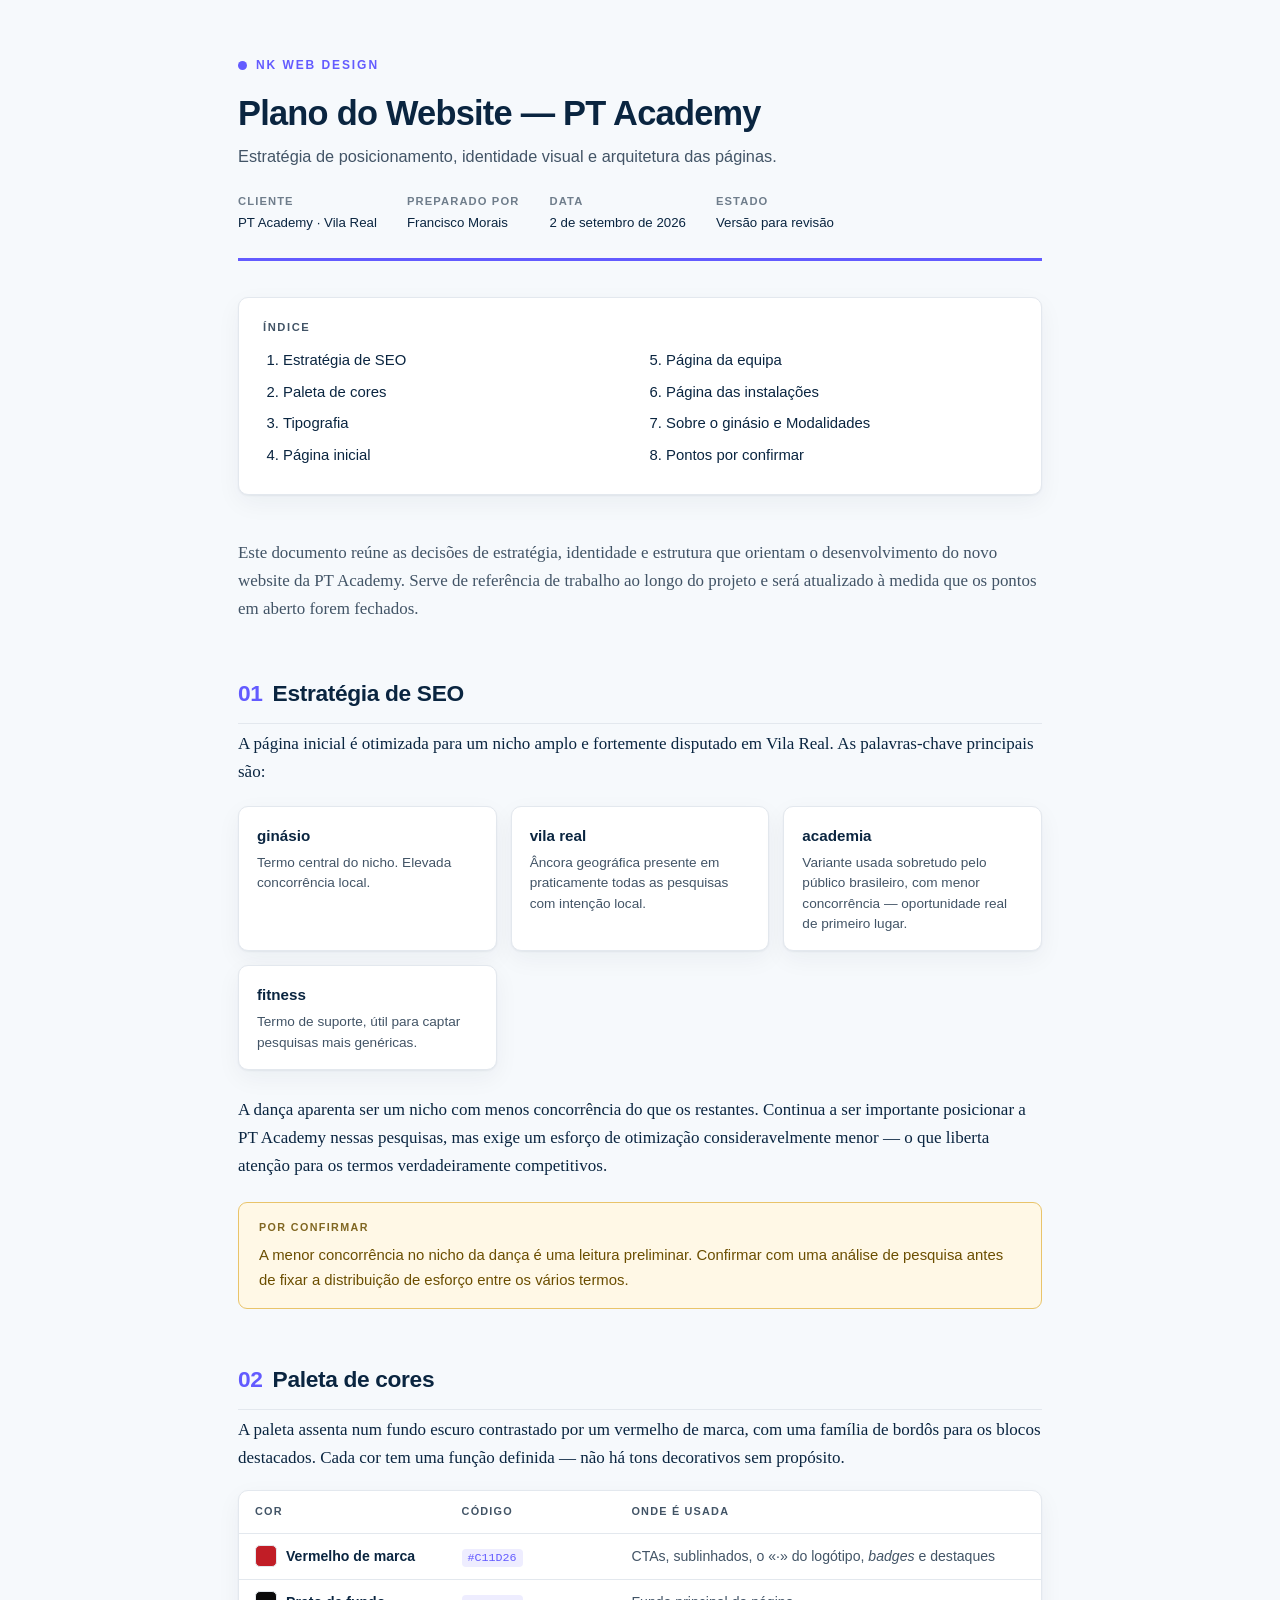
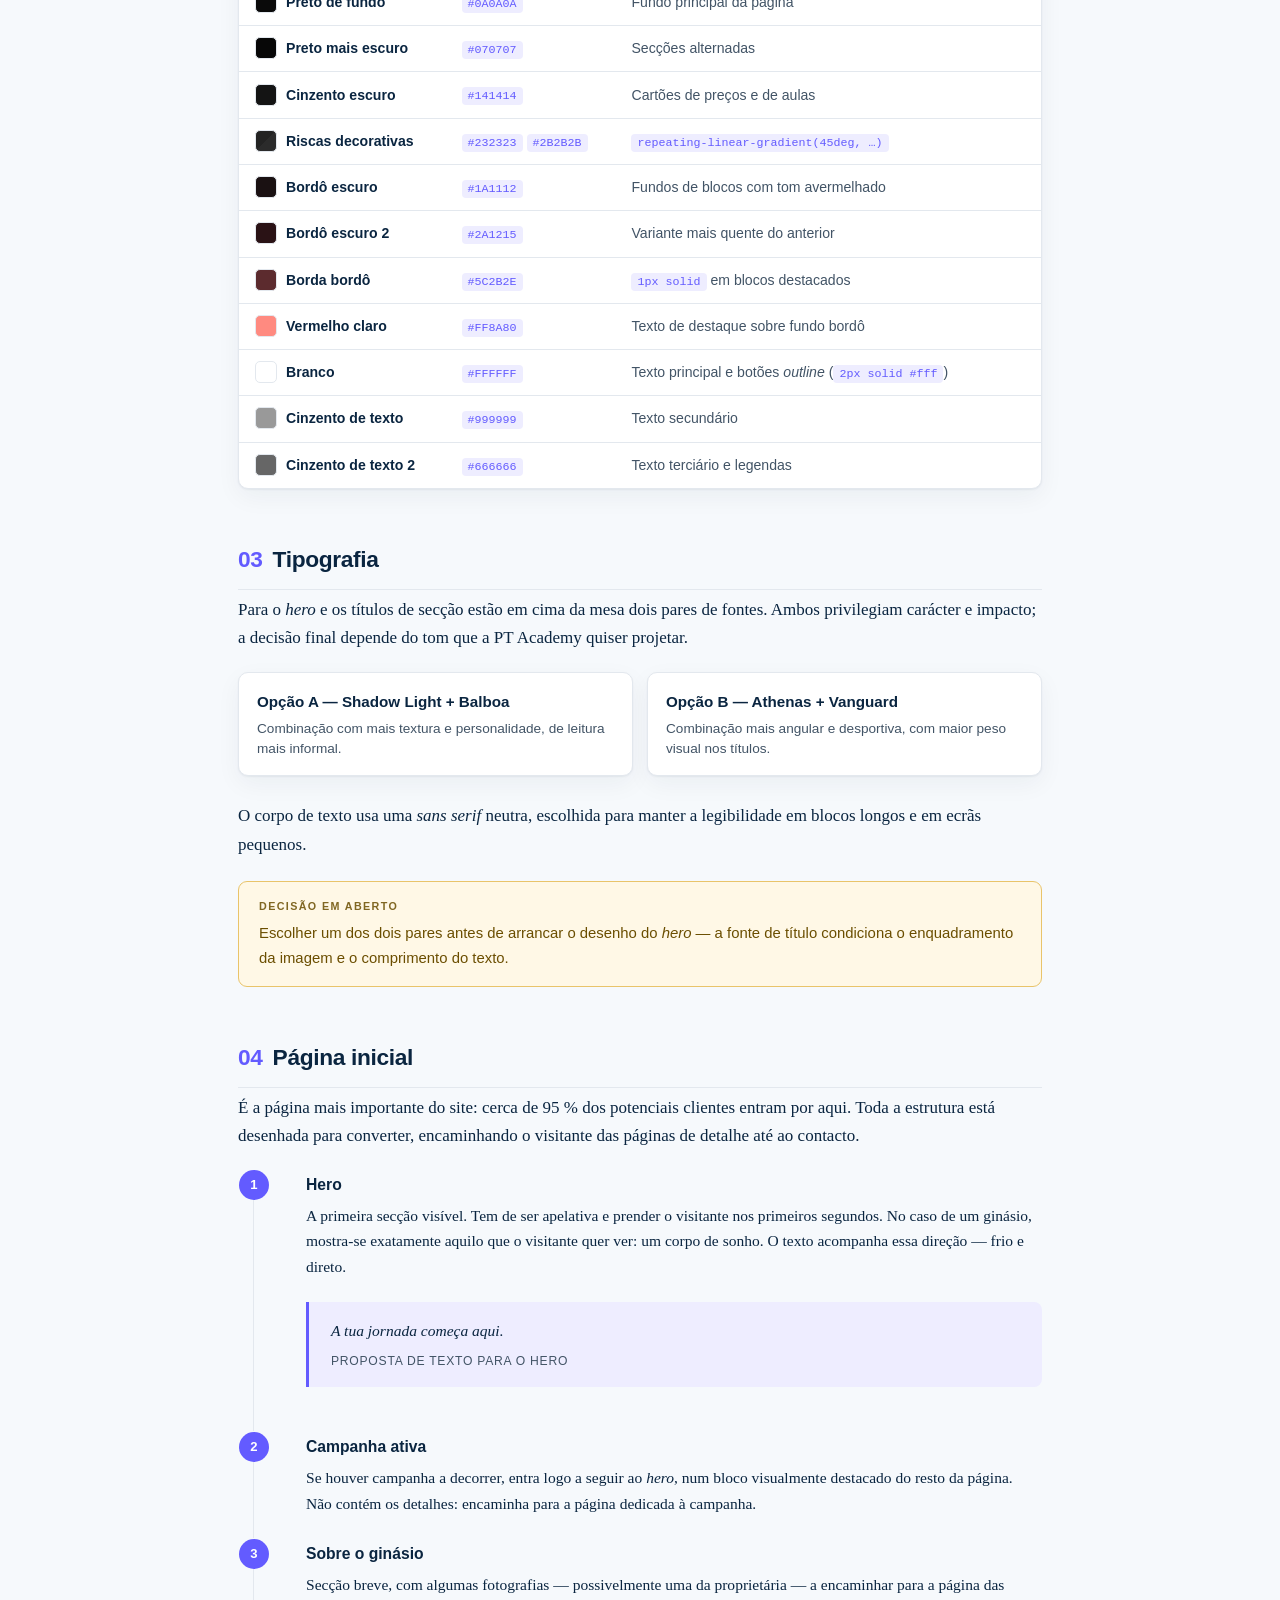
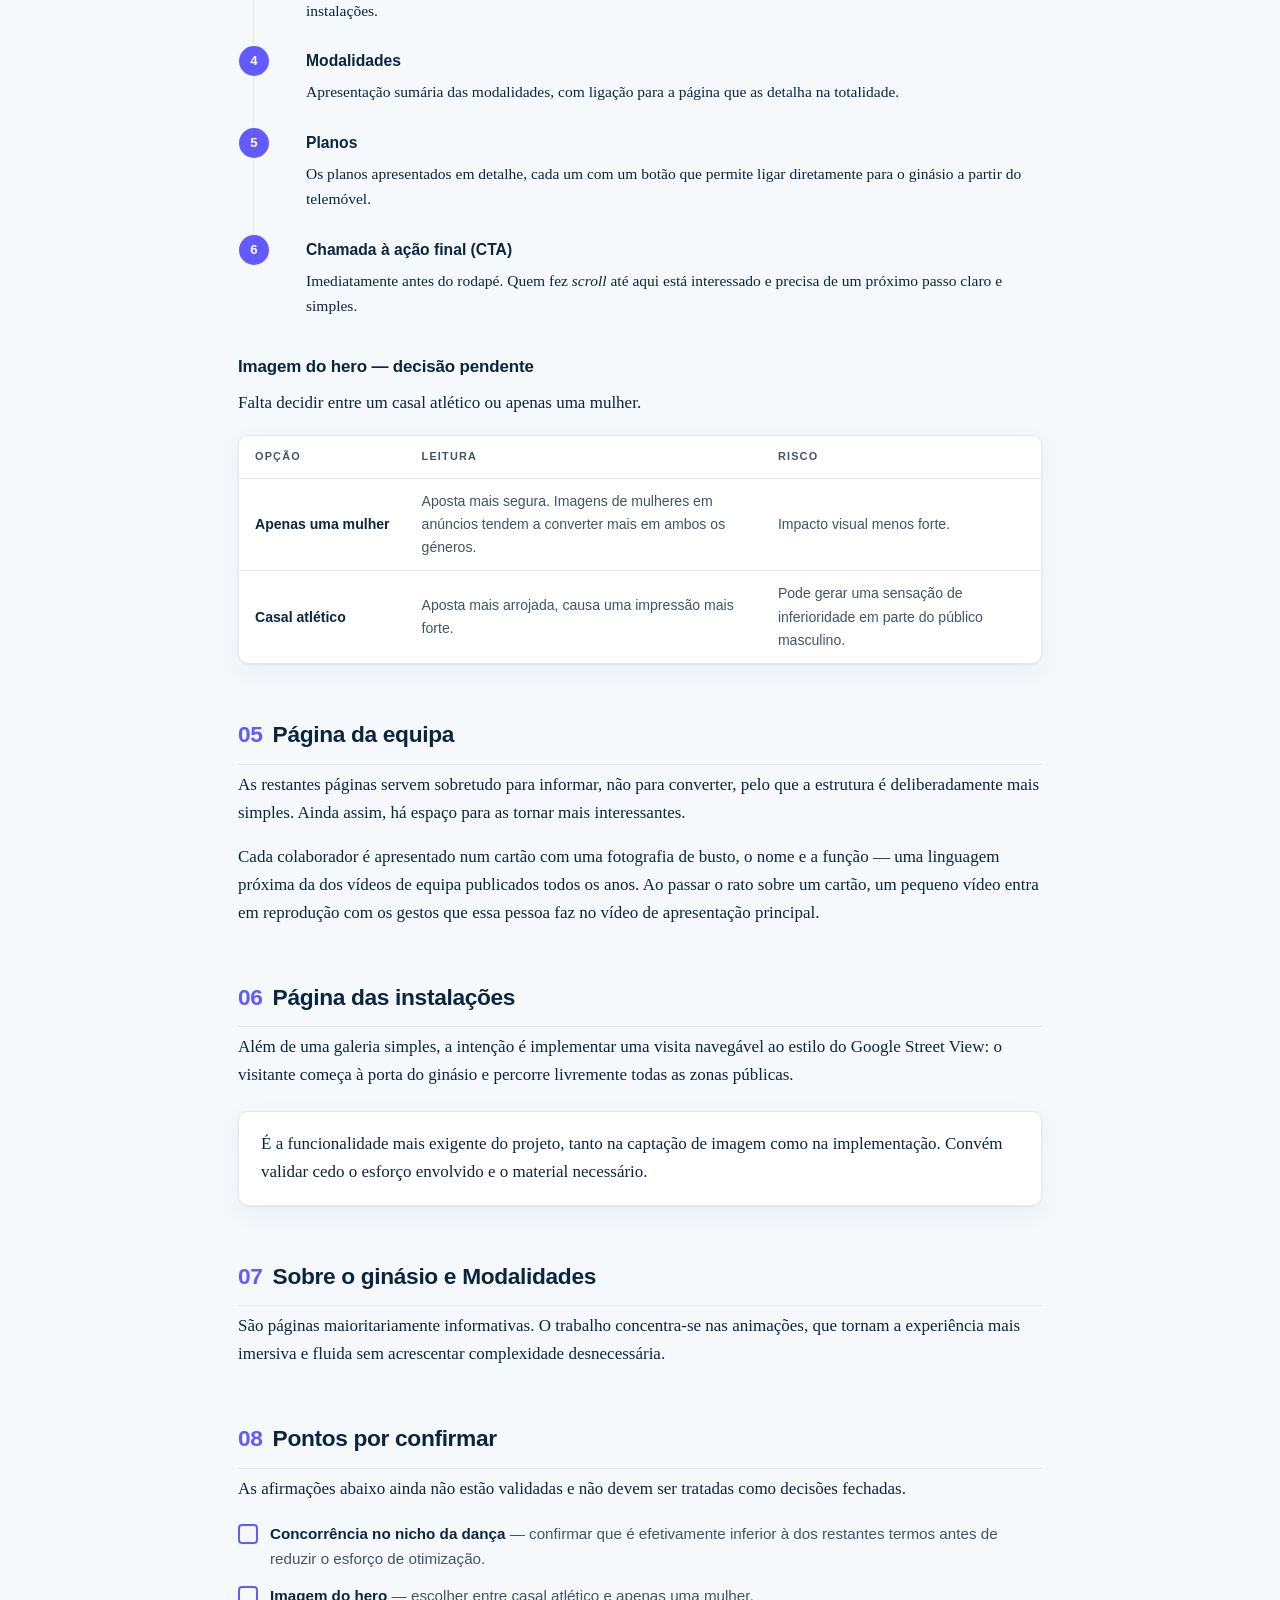
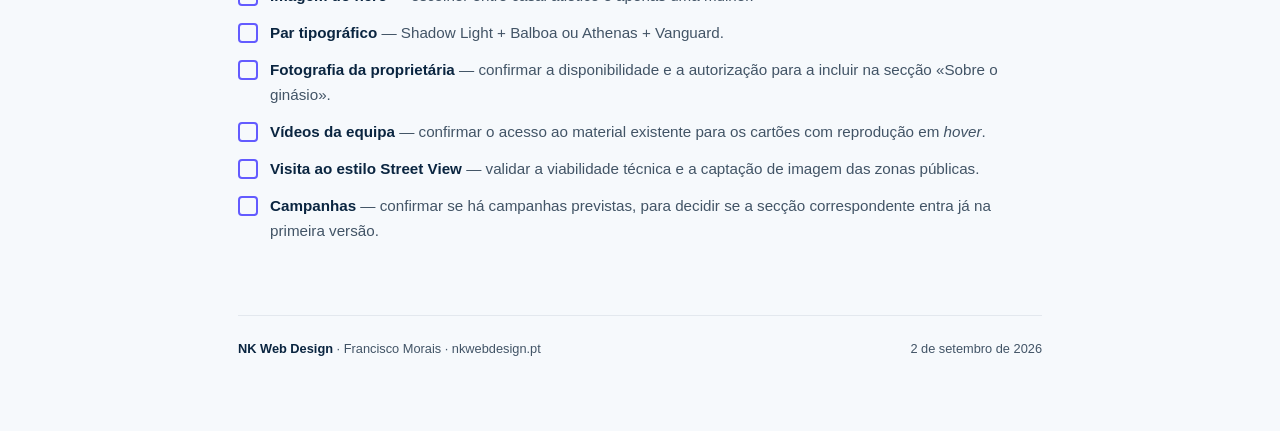
<file: PT_Academy_Plano_Website.html>
<!DOCTYPE html>
<html lang="pt-PT">
<head>
<meta charset="utf-8">
<meta name="viewport" content="width=device-width, initial-scale=1">
<title>Plano do Website — PT Academy</title>
<style>
  :root{
    --bg:#F6F9FC;
    --surface:#FFFFFF;
    --primary:#635BFF;
    --primary-soft:#EEEDFF;
    --text:#0A2540;
    --muted:#425466;
    --border:#E3E8EE;
    --success:#00D924;
    --amber-bg:#FFF8E6;
    --amber-border:#E9C46A;
    --amber-text:#6B4E00;
    --shadow:0 1px 2px rgba(10,37,64,.06), 0 8px 24px rgba(10,37,64,.05);
    --serif:"Iowan Old Style", Palatino, "Palatino Linotype", Georgia, serif;
    --sans:ui-sans-serif, -apple-system, BlinkMacSystemFont, "Segoe UI", Roboto, "Helvetica Neue", Arial, sans-serif;
    --mono:ui-monospace, SFMono-Regular, "SF Mono", Menlo, Consolas, monospace;
  }

  @media (prefers-color-scheme: dark){
    :root{
      --bg:#0A1526;
      --surface:#0F1E33;
      --primary:#9A94FF;
      --primary-soft:#1B2547;
      --text:#E6EDF7;
      --muted:#A3B2C7;
      --border:#22344F;
      --amber-bg:#33280C;
      --amber-border:#8A6D2B;
      --amber-text:#F2D89A;
      --shadow:0 1px 2px rgba(0,0,0,.4), 0 8px 24px rgba(0,0,0,.35);
    }
  }

  *{box-sizing:border-box;}
  html{-webkit-text-size-adjust:100%;}
  body{
    margin:0;
    background:var(--bg);
    color:var(--text);
    font-family:var(--serif);
    font-size:17px;
    line-height:1.65;
  }
  .wrap{max-width:860px;margin:0 auto;padding:56px 28px 72px;}

  /* ---------- Masthead ---------- */
  .masthead{
    border-bottom:3px solid var(--primary);
    padding-bottom:24px;
    margin-bottom:36px;
  }
  .brand{
    font-family:var(--sans);
    font-size:12px;
    font-weight:700;
    letter-spacing:.16em;
    text-transform:uppercase;
    color:var(--primary);
    margin:0 0 18px;
    display:flex;
    align-items:center;
    gap:9px;
  }
  .brand .dot{
    width:9px;height:9px;border-radius:50%;
    background:var(--primary);display:inline-block;
  }
  h1{
    font-family:var(--sans);
    font-size:2.15rem;
    line-height:1.15;
    font-weight:700;
    letter-spacing:-.022em;
    margin:0 0 10px;
  }
  .subtitle{
    font-family:var(--sans);
    font-size:1.02rem;
    color:var(--muted);
    margin:0 0 22px;
  }
  .meta{
    font-family:var(--sans);
    font-size:.83rem;
    color:var(--muted);
    display:flex;
    flex-wrap:wrap;
    gap:8px 30px;
    margin:0;
    padding:0;
    list-style:none;
  }
  .meta b{
    display:block;
    font-size:.7rem;
    letter-spacing:.1em;
    text-transform:uppercase;
    color:var(--muted);
    opacity:.75;
    font-weight:700;
    margin-bottom:1px;
  }
  .meta span{color:var(--text);font-weight:500;}

  /* ---------- Índice ---------- */
  nav.toc{
    background:var(--surface);
    border:1px solid var(--border);
    border-radius:10px;
    padding:20px 24px;
    margin:0 0 44px;
    box-shadow:var(--shadow);
  }
  nav.toc h2{
    font-family:var(--sans);
    font-size:.7rem;
    letter-spacing:.14em;
    text-transform:uppercase;
    color:var(--muted);
    margin:0 0 12px;
    border:0;
    padding:0;
  }
  nav.toc ol{
    font-family:var(--sans);
    font-size:.93rem;
    margin:0;
    padding-left:20px;
    columns:2;
    column-gap:32px;
  }
  nav.toc li{margin:0 0 7px;break-inside:avoid;}
  nav.toc a{color:var(--text);text-decoration:none;border-bottom:1px solid transparent;}
  nav.toc a:hover{color:var(--primary);border-bottom-color:var(--primary);}

  /* ---------- Títulos ---------- */
  h2{
    font-family:var(--sans);
    font-size:1.42rem;
    font-weight:700;
    letter-spacing:-.015em;
    margin:52px 0 6px;
    padding-bottom:10px;
    border-bottom:1px solid var(--border);
    scroll-margin-top:20px;
  }
  h2 .num{
    color:var(--primary);
    font-variant-numeric:tabular-nums;
    margin-right:10px;
  }
  h3{
    font-family:var(--sans);
    font-size:1.06rem;
    font-weight:700;
    letter-spacing:-.008em;
    margin:34px 0 8px;
  }
  h4{
    font-family:var(--sans);
    font-size:.76rem;
    font-weight:700;
    letter-spacing:.12em;
    text-transform:uppercase;
    color:var(--muted);
    margin:26px 0 8px;
  }
  p{margin:0 0 16px;}
  .lead{font-size:1.06rem;color:var(--muted);}
  a{color:var(--primary);}

  /* ---------- Tabelas ---------- */
  .table-wrap{
    overflow-x:auto;
    border:1px solid var(--border);
    border-radius:10px;
    background:var(--surface);
    margin:18px 0 24px;
    box-shadow:var(--shadow);
  }
  table{
    border-collapse:collapse;
    width:100%;
    font-family:var(--sans);
    font-size:.88rem;
    min-width:520px;
  }
  th{
    text-align:left;
    font-size:.68rem;
    letter-spacing:.11em;
    text-transform:uppercase;
    color:var(--muted);
    font-weight:700;
    padding:12px 16px;
    border-bottom:1px solid var(--border);
    white-space:nowrap;
  }
  td{
    padding:11px 16px;
    border-bottom:1px solid var(--border);
    vertical-align:middle;
    color:var(--muted);
  }
  tr:last-child td{border-bottom:0;}
  td.name{color:var(--text);font-weight:600;white-space:nowrap;}
  code, .hex{
    font-family:var(--mono);
    font-size:.83em;
    background:var(--primary-soft);
    color:var(--primary);
    padding:2px 6px;
    border-radius:4px;
    white-space:nowrap;
  }
  .swatch{
    display:inline-block;
    width:22px;height:22px;
    border-radius:5px;
    border:1px solid var(--border);
    vertical-align:-6px;
    margin-right:9px;
  }
  .swatch.split{
    background-image:linear-gradient(135deg,#232323 0 50%,#2B2B2B 50% 100%);
  }

  /* ---------- Blocos ---------- */
  blockquote{
    margin:22px 0;
    padding:16px 22px;
    background:var(--primary-soft);
    border-left:3px solid var(--primary);
    border-radius:0 8px 8px 0;
    font-size:1.12rem;
    font-style:italic;
    color:var(--text);
  }
  blockquote p{margin:0;}
  blockquote cite{
    display:block;
    font-family:var(--sans);
    font-style:normal;
    font-size:.76rem;
    letter-spacing:.06em;
    text-transform:uppercase;
    color:var(--muted);
    margin-top:8px;
  }

  .action{
    background:var(--amber-bg);
    border:1px solid var(--amber-border);
    border-radius:9px;
    padding:16px 20px;
    margin:22px 0;
    font-family:var(--sans);
    font-size:.93rem;
    color:var(--amber-text);
  }
  .action p{margin:0;}
  .action .tag{
    display:block;
    font-size:.67rem;
    font-weight:700;
    letter-spacing:.13em;
    text-transform:uppercase;
    margin-bottom:6px;
    opacity:.85;
  }

  .callout{
    background:var(--surface);
    border:1px solid var(--border);
    border-radius:10px;
    padding:18px 22px;
    margin:22px 0;
    box-shadow:var(--shadow);
  }
  .callout p:last-child{margin-bottom:0;}

  /* ---------- Cartões ---------- */
  .cards{
    display:grid;
    grid-template-columns:repeat(auto-fit,minmax(230px,1fr));
    gap:14px;
    margin:20px 0 26px;
  }
  .svc{
    background:var(--surface);
    border:1px solid var(--border);
    border-radius:10px;
    padding:16px 18px;
    box-shadow:var(--shadow);
  }
  .svc h5{
    font-family:var(--sans);
    font-size:.95rem;
    font-weight:700;
    margin:0 0 5px;
    color:var(--text);
  }
  .svc p{
    font-family:var(--sans);
    font-size:.85rem;
    line-height:1.5;
    color:var(--muted);
    margin:0;
  }

  /* ---------- Passos ---------- */
  ol.steps{
    list-style:none;
    counter-reset:step;
    padding:0;
    margin:22px 0 26px;
  }
  ol.steps > li{
    counter-increment:step;
    position:relative;
    padding:0 0 22px 52px;
    border-left:1px solid var(--border);
    margin-left:15px;
  }
  ol.steps > li:last-child{border-left-color:transparent;padding-bottom:0;}
  ol.steps > li::before{
    content:counter(step);
    position:absolute;
    left:-15px;top:-2px;
    width:30px;height:30px;
    border-radius:50%;
    background:var(--primary);
    color:#fff;
    font-family:var(--sans);
    font-size:.82rem;
    font-weight:700;
    display:flex;
    align-items:center;
    justify-content:center;
  }
  ol.steps h5{
    font-family:var(--sans);
    font-size:.98rem;
    font-weight:700;
    margin:3px 0 5px;
    color:var(--text);
  }
  ol.steps p{margin:0;font-size:.97rem;}

  /* ---------- Lista de verificação ---------- */
  ul.check{
    list-style:none;
    padding:0;
    margin:18px 0 24px;
    font-family:var(--sans);
    font-size:.95rem;
  }
  ul.check li{
    position:relative;
    padding:0 0 12px 32px;
    color:var(--muted);
  }
  ul.check li::before{
    content:"";
    position:absolute;
    left:0;top:3px;
    width:16px;height:16px;
    border:2px solid var(--primary);
    border-radius:4px;
  }
  ul.check li b{color:var(--text);font-weight:600;}

  ul.plain{padding-left:22px;margin:0 0 18px;}
  ul.plain li{margin-bottom:8px;}

  /* ---------- Rodapé ---------- */
  footer{
    margin-top:60px;
    padding-top:22px;
    border-top:1px solid var(--border);
    font-family:var(--sans);
    font-size:.8rem;
    color:var(--muted);
    display:flex;
    justify-content:space-between;
    flex-wrap:wrap;
    gap:8px;
  }
  footer .nk{font-weight:600;color:var(--text);}

  /* ---------- Ecrãs pequenos ---------- */
  @media (max-width:620px){
    body{font-size:16px;}
    .wrap{padding:36px 18px 52px;}
    h1{font-size:1.7rem;}
    h2{font-size:1.22rem;}
    nav.toc ol{columns:1;}
    .meta{gap:12px 20px;}
    .cards{grid-template-columns:1fr;}
  }

  /* ---------- Impressão ---------- */
  @media print{
    :root{
      --bg:#FFFFFF;--surface:#FFFFFF;--text:#0A2540;--muted:#425466;
      --border:#D5DCE5;--primary:#4B45C6;--primary-soft:#F1F0FF;
      --shadow:none;
    }
    body{font-size:11.5pt;}
    .wrap{max-width:none;padding:0;}
    nav.toc{display:none;}
    h1,h2,h3,h4,h5{page-break-after:avoid;break-after:avoid;}
    table,tr,.svc,.action,blockquote,ol.steps > li,.callout{
      page-break-inside:avoid;break-inside:avoid;
    }
    .table-wrap{overflow:visible;box-shadow:none;}
    a{color:inherit;text-decoration:none;}
  }
</style>
</head>
<body>
<div class="wrap">

  <header class="masthead">
    <p class="brand"><span class="dot"></span>NK Web Design</p>
    <h1>Plano do Website — PT Academy</h1>
    <p class="subtitle">Estratégia de posicionamento, identidade visual e arquitetura das páginas.</p>
    <ul class="meta">
      <li><b>Cliente</b><span>PT Academy · Vila Real</span></li>
      <li><b>Preparado por</b><span>Francisco Morais</span></li>
      <li><b>Data</b><span>2 de setembro de 2026</span></li>
      <li><b>Estado</b><span>Versão para revisão</span></li>
    </ul>
  </header>

  <nav class="toc">
    <h2>Índice</h2>
    <ol>
      <li><a href="#seo">Estratégia de SEO</a></li>
      <li><a href="#cores">Paleta de cores</a></li>
      <li><a href="#tipografia">Tipografia</a></li>
      <li><a href="#home">Página inicial</a></li>
      <li><a href="#equipa">Página da equipa</a></li>
      <li><a href="#instalacoes">Página das instalações</a></li>
      <li><a href="#informativas">Sobre o ginásio e Modalidades</a></li>
      <li><a href="#confirmar">Pontos por confirmar</a></li>
    </ol>
  </nav>

  <p class="lead">Este documento reúne as decisões de estratégia, identidade e estrutura que orientam o desenvolvimento do novo website da PT Academy. Serve de referência de trabalho ao longo do projeto e será atualizado à medida que os pontos em aberto forem fechados.</p>

  <!-- ============ 1. SEO ============ -->
  <h2 id="seo"><span class="num">01</span>Estratégia de SEO</h2>

  <p>A página inicial é otimizada para um nicho amplo e fortemente disputado em Vila Real. As palavras-chave principais são:</p>

  <div class="cards">
    <div class="svc">
      <h5>ginásio</h5>
      <p>Termo central do nicho. Elevada concorrência local.</p>
    </div>
    <div class="svc">
      <h5>vila real</h5>
      <p>Âncora geográfica presente em praticamente todas as pesquisas com intenção local.</p>
    </div>
    <div class="svc">
      <h5>academia</h5>
      <p>Variante usada sobretudo pelo público brasileiro, com menor concorrência — oportunidade real de primeiro lugar.</p>
    </div>
    <div class="svc">
      <h5>fitness</h5>
      <p>Termo de suporte, útil para captar pesquisas mais genéricas.</p>
    </div>
  </div>

  <p>A dança aparenta ser um nicho com menos concorrência do que os restantes. Continua a ser importante posicionar a PT Academy nessas pesquisas, mas exige um esforço de otimização consideravelmente menor — o que liberta atenção para os termos verdadeiramente competitivos.</p>

  <div class="action">
    <span class="tag">Por confirmar</span>
    <p>A menor concorrência no nicho da dança é uma leitura preliminar. Confirmar com uma análise de pesquisa antes de fixar a distribuição de esforço entre os vários termos.</p>
  </div>

  <!-- ============ 2. CORES ============ -->
  <h2 id="cores"><span class="num">02</span>Paleta de cores</h2>

  <p>A paleta assenta num fundo escuro contrastado por um vermelho de marca, com uma família de bordôs para os blocos destacados. Cada cor tem uma função definida — não há tons decorativos sem propósito.</p>

  <div class="table-wrap">
    <table>
      <thead>
        <tr><th>Cor</th><th>Código</th><th>Onde é usada</th></tr>
      </thead>
      <tbody>
        <tr>
          <td class="name"><span class="swatch" style="background:#C11D26"></span>Vermelho de marca</td>
          <td><span class="hex">#C11D26</span></td>
          <td>CTAs, sublinhados, o «·» do logótipo, <i>badges</i> e destaques</td>
        </tr>
        <tr>
          <td class="name"><span class="swatch" style="background:#0A0A0A"></span>Preto de fundo</td>
          <td><span class="hex">#0A0A0A</span></td>
          <td>Fundo principal da página</td>
        </tr>
        <tr>
          <td class="name"><span class="swatch" style="background:#070707"></span>Preto mais escuro</td>
          <td><span class="hex">#070707</span></td>
          <td>Secções alternadas</td>
        </tr>
        <tr>
          <td class="name"><span class="swatch" style="background:#141414"></span>Cinzento escuro</td>
          <td><span class="hex">#141414</span></td>
          <td>Cartões de preços e de aulas</td>
        </tr>
        <tr>
          <td class="name"><span class="swatch split"></span>Riscas decorativas</td>
          <td><span class="hex">#232323</span> <span class="hex">#2B2B2B</span></td>
          <td><code>repeating-linear-gradient(45deg, …)</code></td>
        </tr>
        <tr>
          <td class="name"><span class="swatch" style="background:#1A1112"></span>Bordô escuro</td>
          <td><span class="hex">#1A1112</span></td>
          <td>Fundos de blocos com tom avermelhado</td>
        </tr>
        <tr>
          <td class="name"><span class="swatch" style="background:#2A1215"></span>Bordô escuro 2</td>
          <td><span class="hex">#2A1215</span></td>
          <td>Variante mais quente do anterior</td>
        </tr>
        <tr>
          <td class="name"><span class="swatch" style="background:#5C2B2E"></span>Borda bordô</td>
          <td><span class="hex">#5C2B2E</span></td>
          <td><code>1px solid</code> em blocos destacados</td>
        </tr>
        <tr>
          <td class="name"><span class="swatch" style="background:#FF8A80"></span>Vermelho claro</td>
          <td><span class="hex">#FF8A80</span></td>
          <td>Texto de destaque sobre fundo bordô</td>
        </tr>
        <tr>
          <td class="name"><span class="swatch" style="background:#FFFFFF"></span>Branco</td>
          <td><span class="hex">#FFFFFF</span></td>
          <td>Texto principal e botões <i>outline</i> (<code>2px solid #fff</code>)</td>
        </tr>
        <tr>
          <td class="name"><span class="swatch" style="background:#999999"></span>Cinzento de texto</td>
          <td><span class="hex">#999999</span></td>
          <td>Texto secundário</td>
        </tr>
        <tr>
          <td class="name"><span class="swatch" style="background:#666666"></span>Cinzento de texto 2</td>
          <td><span class="hex">#666666</span></td>
          <td>Texto terciário e legendas</td>
        </tr>
      </tbody>
    </table>
  </div>

  <!-- ============ 3. TIPOGRAFIA ============ -->
  <h2 id="tipografia"><span class="num">03</span>Tipografia</h2>

  <p>Para o <i>hero</i> e os títulos de secção estão em cima da mesa dois pares de fontes. Ambos privilegiam carácter e impacto; a decisão final depende do tom que a PT Academy quiser projetar.</p>

  <div class="cards">
    <div class="svc">
      <h5>Opção A — Shadow Light + Balboa</h5>
      <p>Combinação com mais textura e personalidade, de leitura mais informal.</p>
    </div>
    <div class="svc">
      <h5>Opção B — Athenas + Vanguard</h5>
      <p>Combinação mais angular e desportiva, com maior peso visual nos títulos.</p>
    </div>
  </div>

  <p>O corpo de texto usa uma <i>sans serif</i> neutra, escolhida para manter a legibilidade em blocos longos e em ecrãs pequenos.</p>

  <div class="action">
    <span class="tag">Decisão em aberto</span>
    <p>Escolher um dos dois pares antes de arrancar o desenho do <i>hero</i> — a fonte de título condiciona o enquadramento da imagem e o comprimento do texto.</p>
  </div>

  <!-- ============ 4. HOME ============ -->
  <h2 id="home"><span class="num">04</span>Página inicial</h2>

  <p>É a página mais importante do site: cerca de 95&nbsp;% dos potenciais clientes entram por aqui. Toda a estrutura está desenhada para converter, encaminhando o visitante das páginas de detalhe até ao contacto.</p>

  <ol class="steps">
    <li>
      <h5>Hero</h5>
      <p>A primeira secção visível. Tem de ser apelativa e prender o visitante nos primeiros segundos. No caso de um ginásio, mostra-se exatamente aquilo que o visitante quer ver: um corpo de sonho. O texto acompanha essa direção — frio e direto.</p>
      <blockquote>
        <p>A tua jornada começa aqui.</p>
        <cite>Proposta de texto para o hero</cite>
      </blockquote>
    </li>
    <li>
      <h5>Campanha ativa</h5>
      <p>Se houver campanha a decorrer, entra logo a seguir ao <i>hero</i>, num bloco visualmente destacado do resto da página. Não contém os detalhes: encaminha para a página dedicada à campanha.</p>
    </li>
    <li>
      <h5>Sobre o ginásio</h5>
      <p>Secção breve, com algumas fotografias — possivelmente uma da proprietária — a encaminhar para a página das instalações.</p>
    </li>
    <li>
      <h5>Modalidades</h5>
      <p>Apresentação sumária das modalidades, com ligação para a página que as detalha na totalidade.</p>
    </li>
    <li>
      <h5>Planos</h5>
      <p>Os planos apresentados em detalhe, cada um com um botão que permite ligar diretamente para o ginásio a partir do telemóvel.</p>
    </li>
    <li>
      <h5>Chamada à ação final (CTA)</h5>
      <p>Imediatamente antes do rodapé. Quem fez <i>scroll</i> até aqui está interessado e precisa de um próximo passo claro e simples.</p>
    </li>
  </ol>

  <h3>Imagem do hero — decisão pendente</h3>
  <p>Falta decidir entre um casal atlético ou apenas uma mulher.</p>
  <div class="table-wrap">
    <table>
      <thead>
        <tr><th>Opção</th><th>Leitura</th><th>Risco</th></tr>
      </thead>
      <tbody>
        <tr>
          <td class="name">Apenas uma mulher</td>
          <td>Aposta mais segura. Imagens de mulheres em anúncios tendem a converter mais em ambos os géneros.</td>
          <td>Impacto visual menos forte.</td>
        </tr>
        <tr>
          <td class="name">Casal atlético</td>
          <td>Aposta mais arrojada, causa uma impressão mais forte.</td>
          <td>Pode gerar uma sensação de inferioridade em parte do público masculino.</td>
        </tr>
      </tbody>
    </table>
  </div>

  <!-- ============ 5. EQUIPA ============ -->
  <h2 id="equipa"><span class="num">05</span>Página da equipa</h2>

  <p>As restantes páginas servem sobretudo para informar, não para converter, pelo que a estrutura é deliberadamente mais simples. Ainda assim, há espaço para as tornar mais interessantes.</p>

  <p>Cada colaborador é apresentado num cartão com uma fotografia de busto, o nome e a função — uma linguagem próxima da dos vídeos de equipa publicados todos os anos. Ao passar o rato sobre um cartão, um pequeno vídeo entra em reprodução com os gestos que essa pessoa faz no vídeo de apresentação principal.</p>

  <!-- ============ 6. INSTALAÇÕES ============ -->
  <h2 id="instalacoes"><span class="num">06</span>Página das instalações</h2>

  <p>Além de uma galeria simples, a intenção é implementar uma visita navegável ao estilo do Google Street View: o visitante começa à porta do ginásio e percorre livremente todas as zonas públicas.</p>

  <div class="callout">
    <p>É a funcionalidade mais exigente do projeto, tanto na captação de imagem como na implementação. Convém validar cedo o esforço envolvido e o material necessário.</p>
  </div>

  <!-- ============ 7. INFORMATIVAS ============ -->
  <h2 id="informativas"><span class="num">07</span>Sobre o ginásio e Modalidades</h2>

  <p>São páginas maioritariamente informativas. O trabalho concentra-se nas animações, que tornam a experiência mais imersiva e fluida sem acrescentar complexidade desnecessária.</p>

  <!-- ============ 8. POR CONFIRMAR ============ -->
  <h2 id="confirmar"><span class="num">08</span>Pontos por confirmar</h2>

  <p>As afirmações abaixo ainda não estão validadas e não devem ser tratadas como decisões fechadas.</p>

  <ul class="check">
    <li><b>Concorrência no nicho da dança</b> — confirmar que é efetivamente inferior à dos restantes termos antes de reduzir o esforço de otimização.</li>
    <li><b>Imagem do hero</b> — escolher entre casal atlético e apenas uma mulher.</li>
    <li><b>Par tipográfico</b> — Shadow Light + Balboa ou Athenas + Vanguard.</li>
    <li><b>Fotografia da proprietária</b> — confirmar a disponibilidade e a autorização para a incluir na secção «Sobre o ginásio».</li>
    <li><b>Vídeos da equipa</b> — confirmar o acesso ao material existente para os cartões com reprodução em <i>hover</i>.</li>
    <li><b>Visita ao estilo Street View</b> — validar a viabilidade técnica e a captação de imagem das zonas públicas.</li>
    <li><b>Campanhas</b> — confirmar se há campanhas previstas, para decidir se a secção correspondente entra já na primeira versão.</li>
  </ul>

  <footer>
    <span><span class="nk">NK Web Design</span> · Francisco Morais · nkwebdesign.pt</span>
    <span>2 de setembro de 2026</span>
  </footer>

</div>
</body>
</html>
</file>
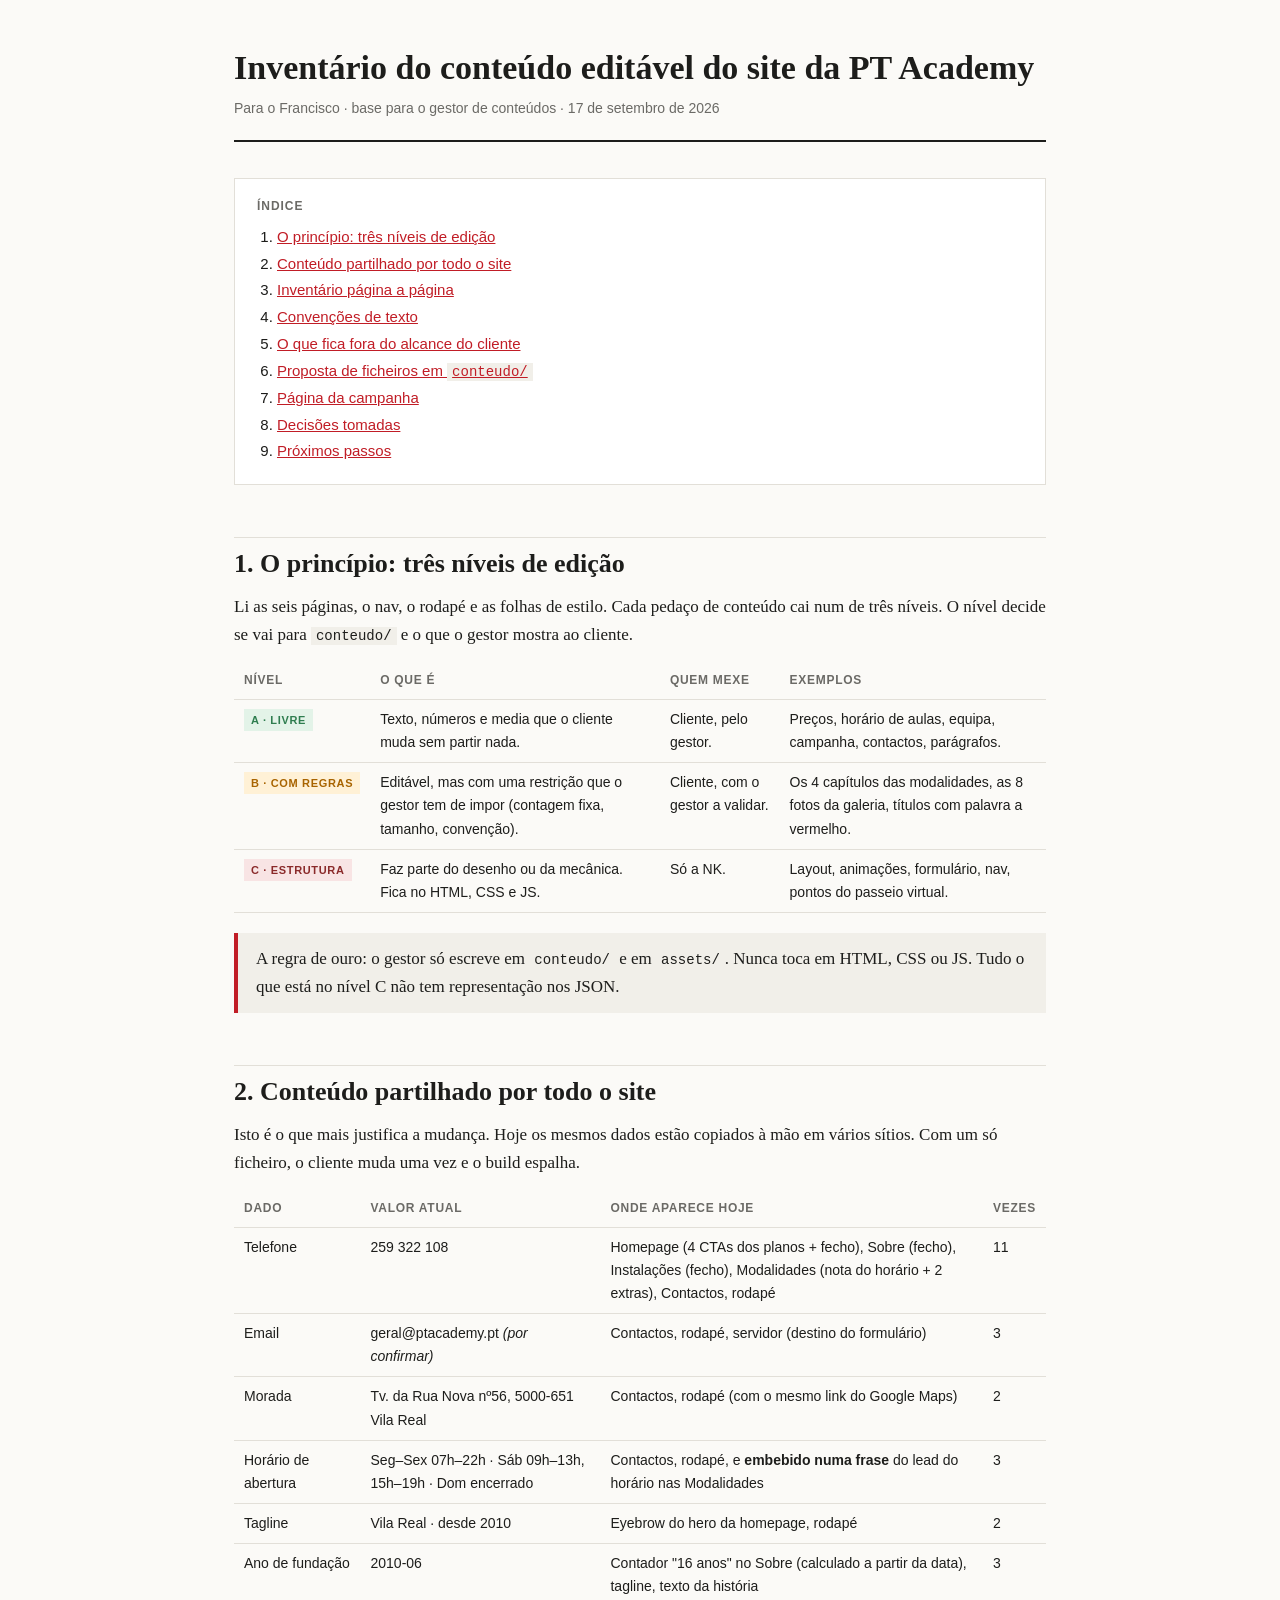
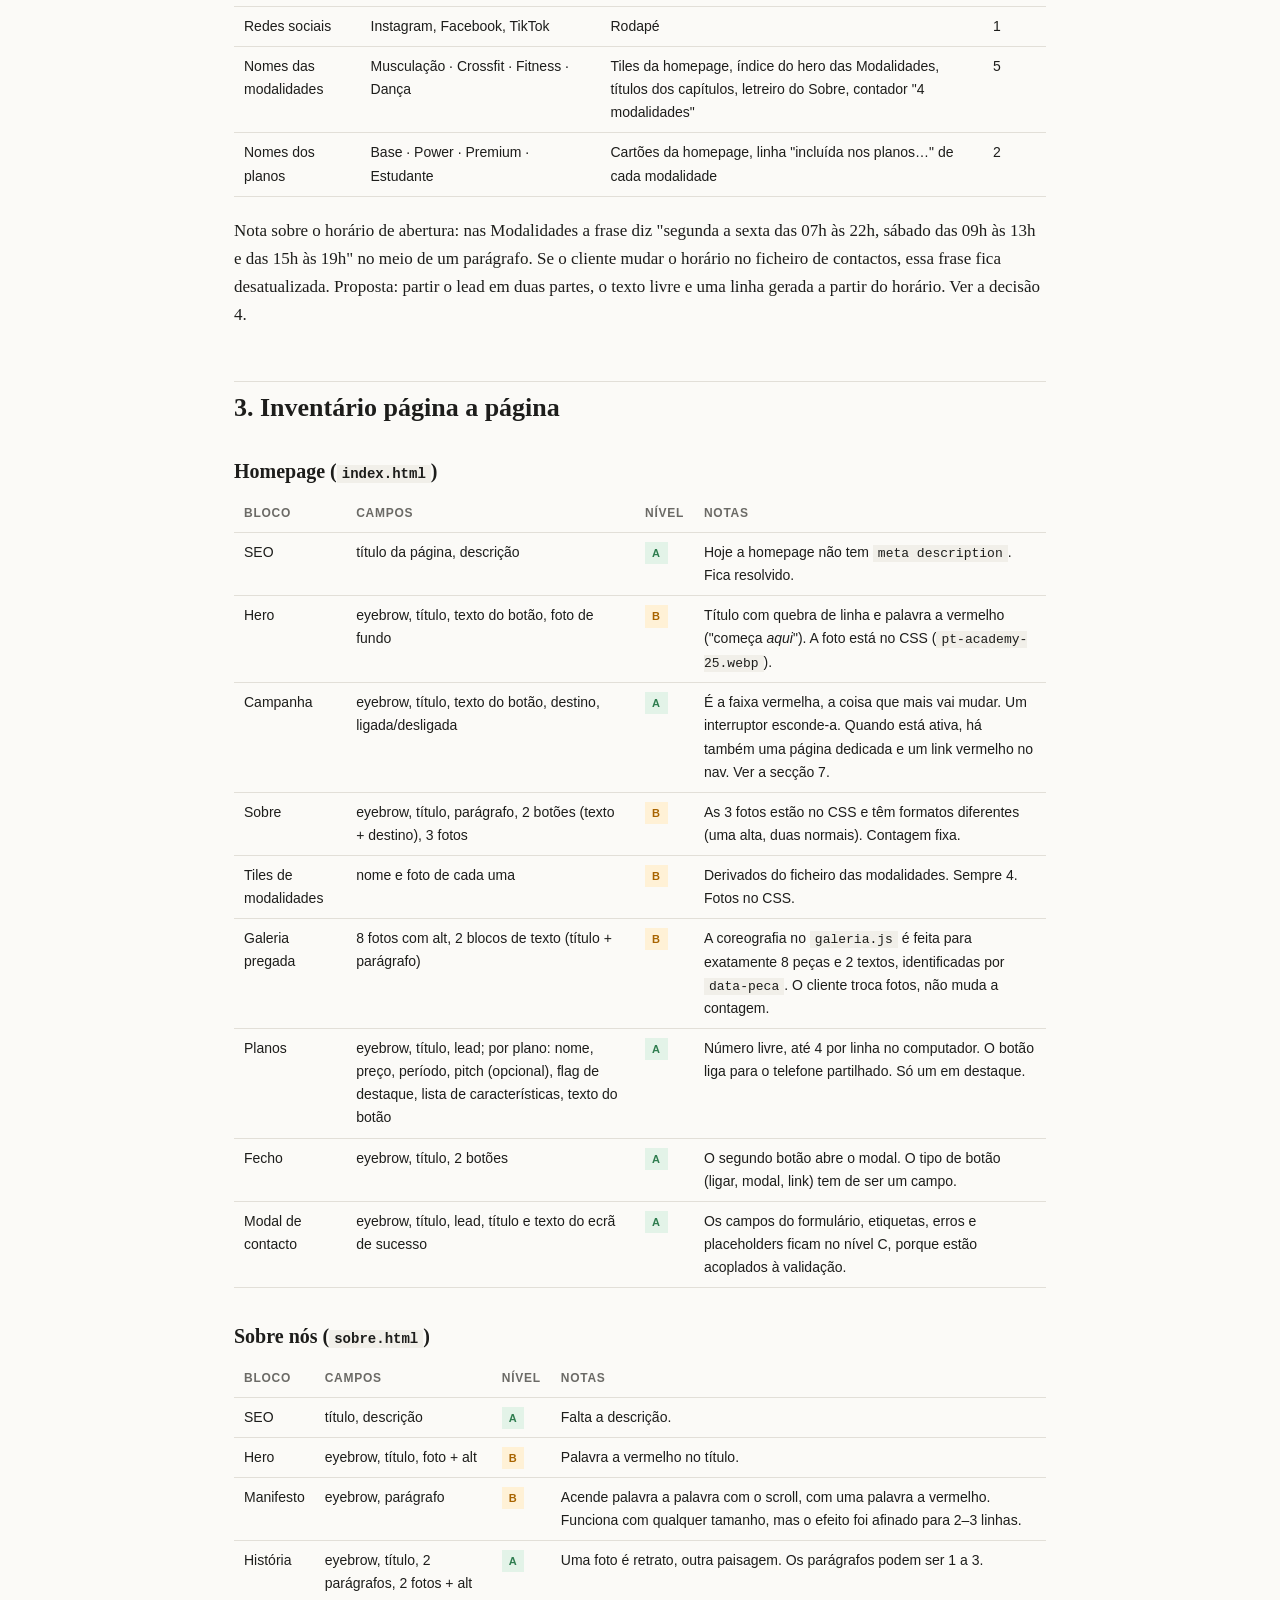
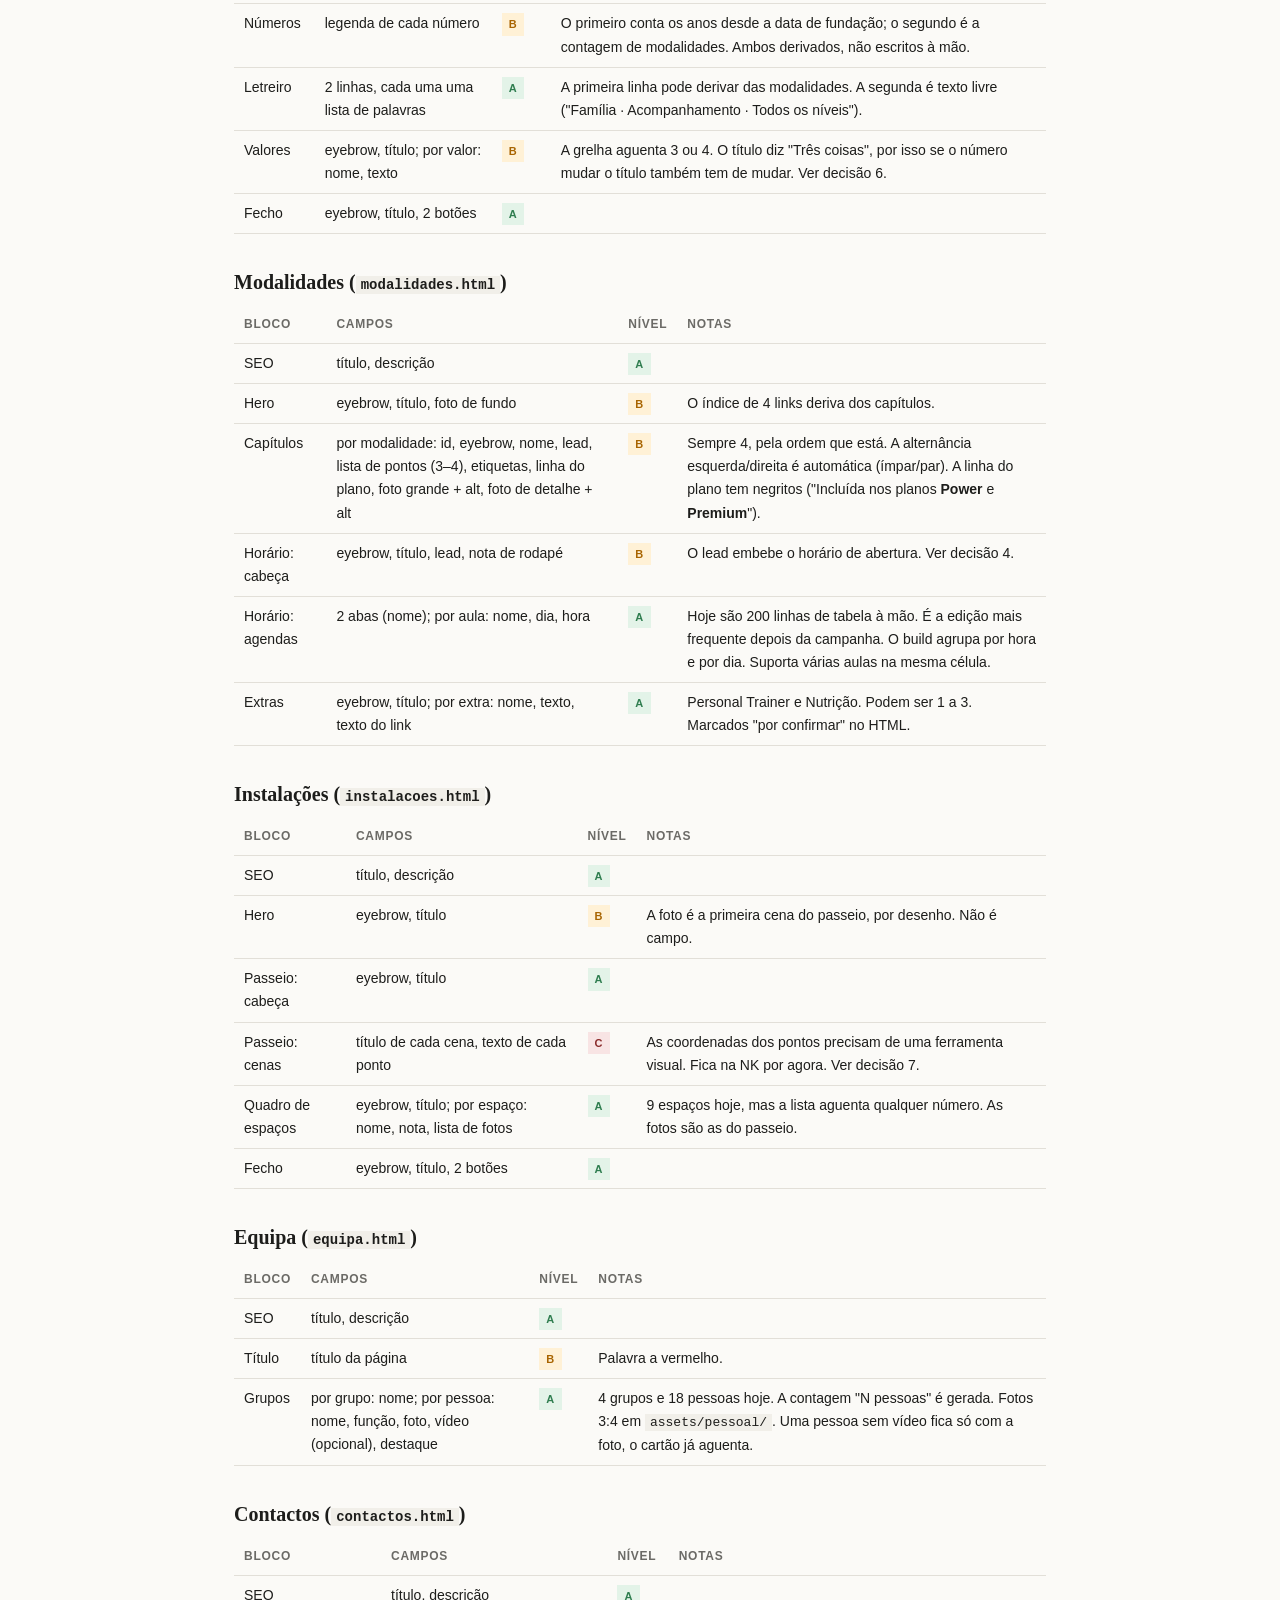
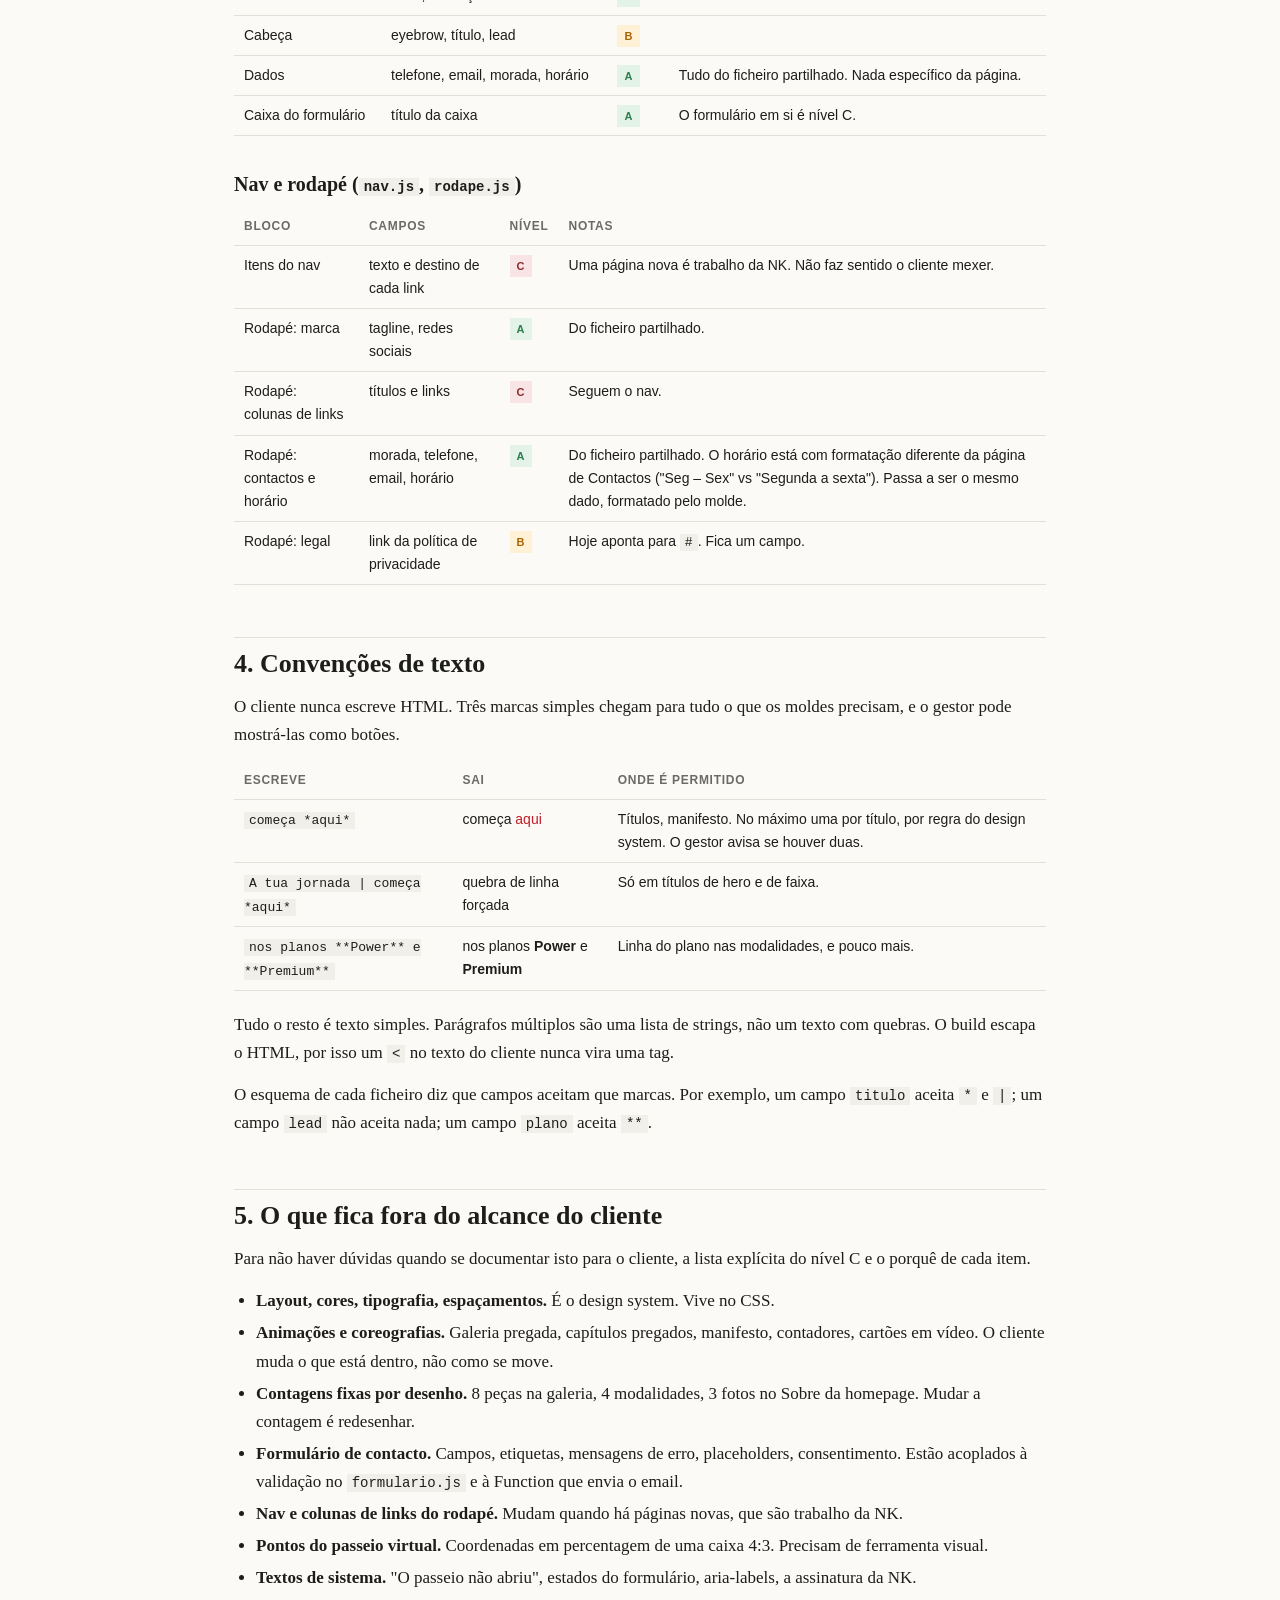
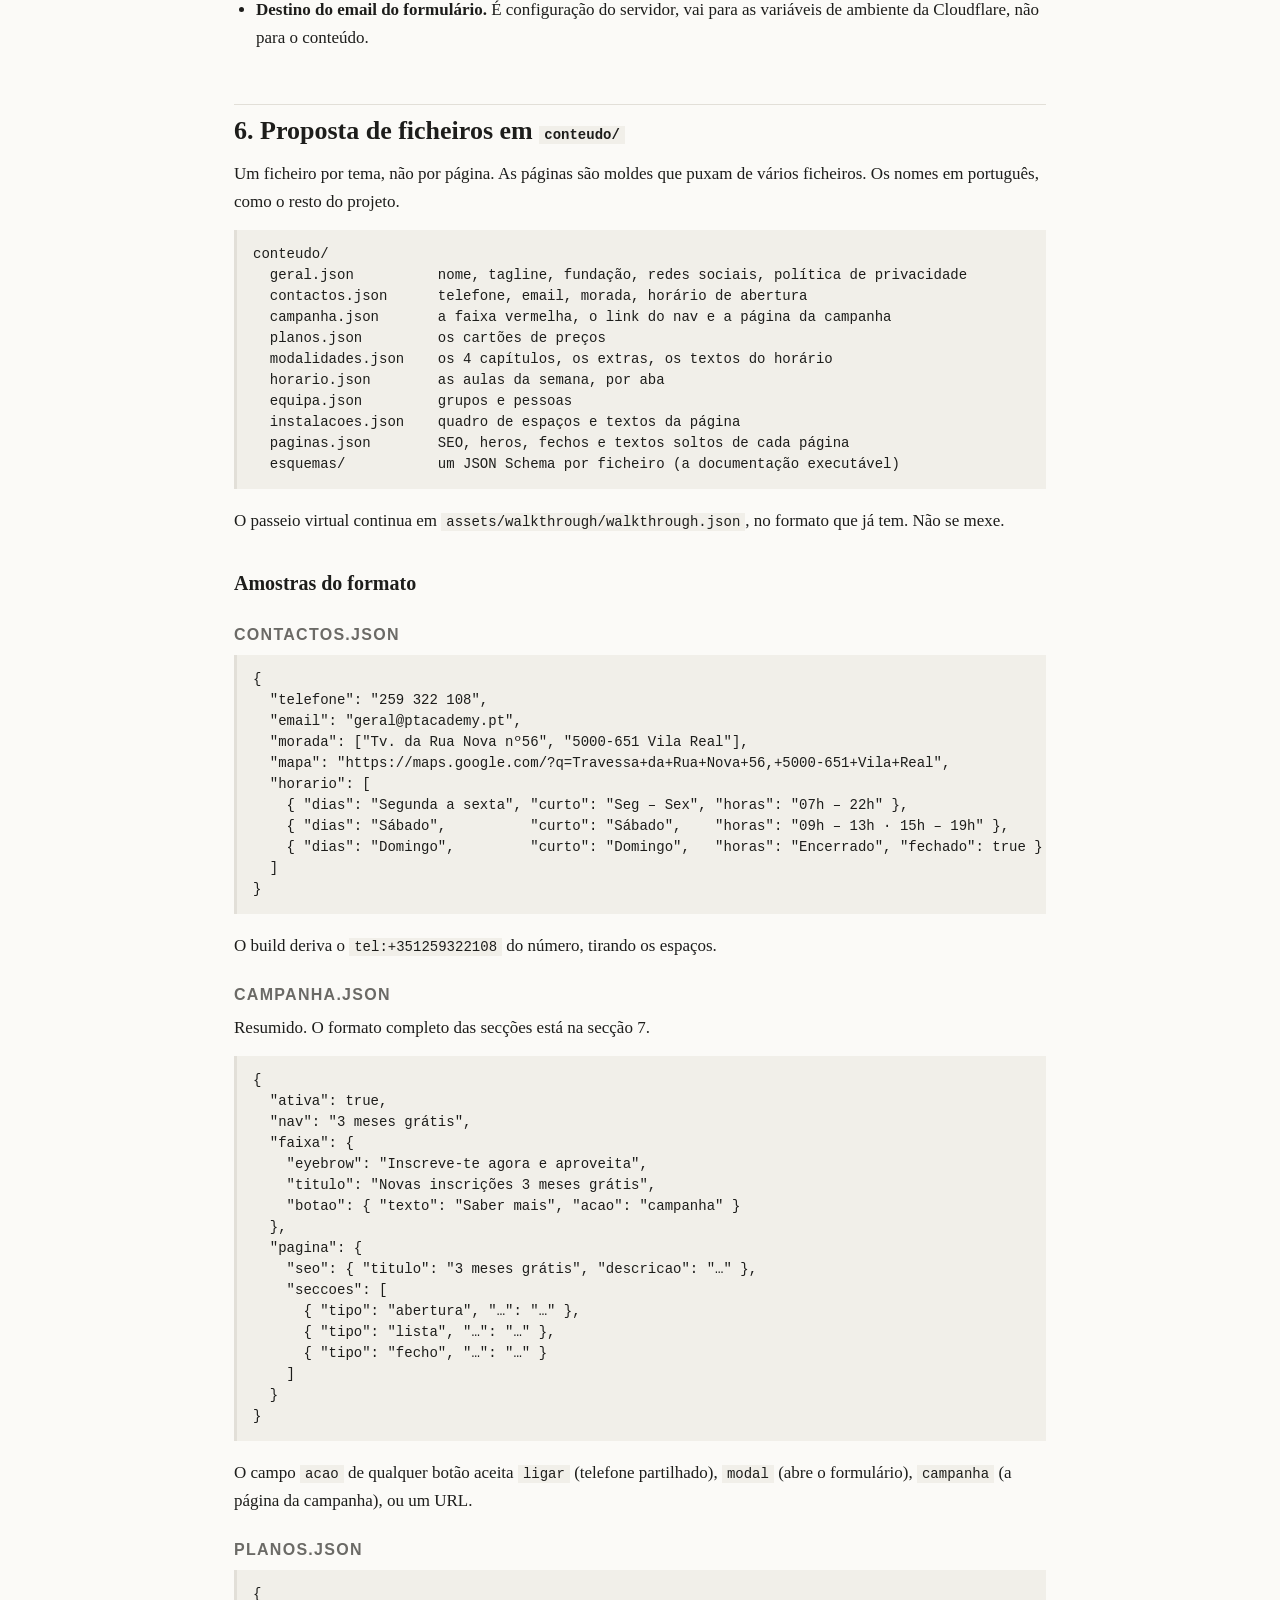
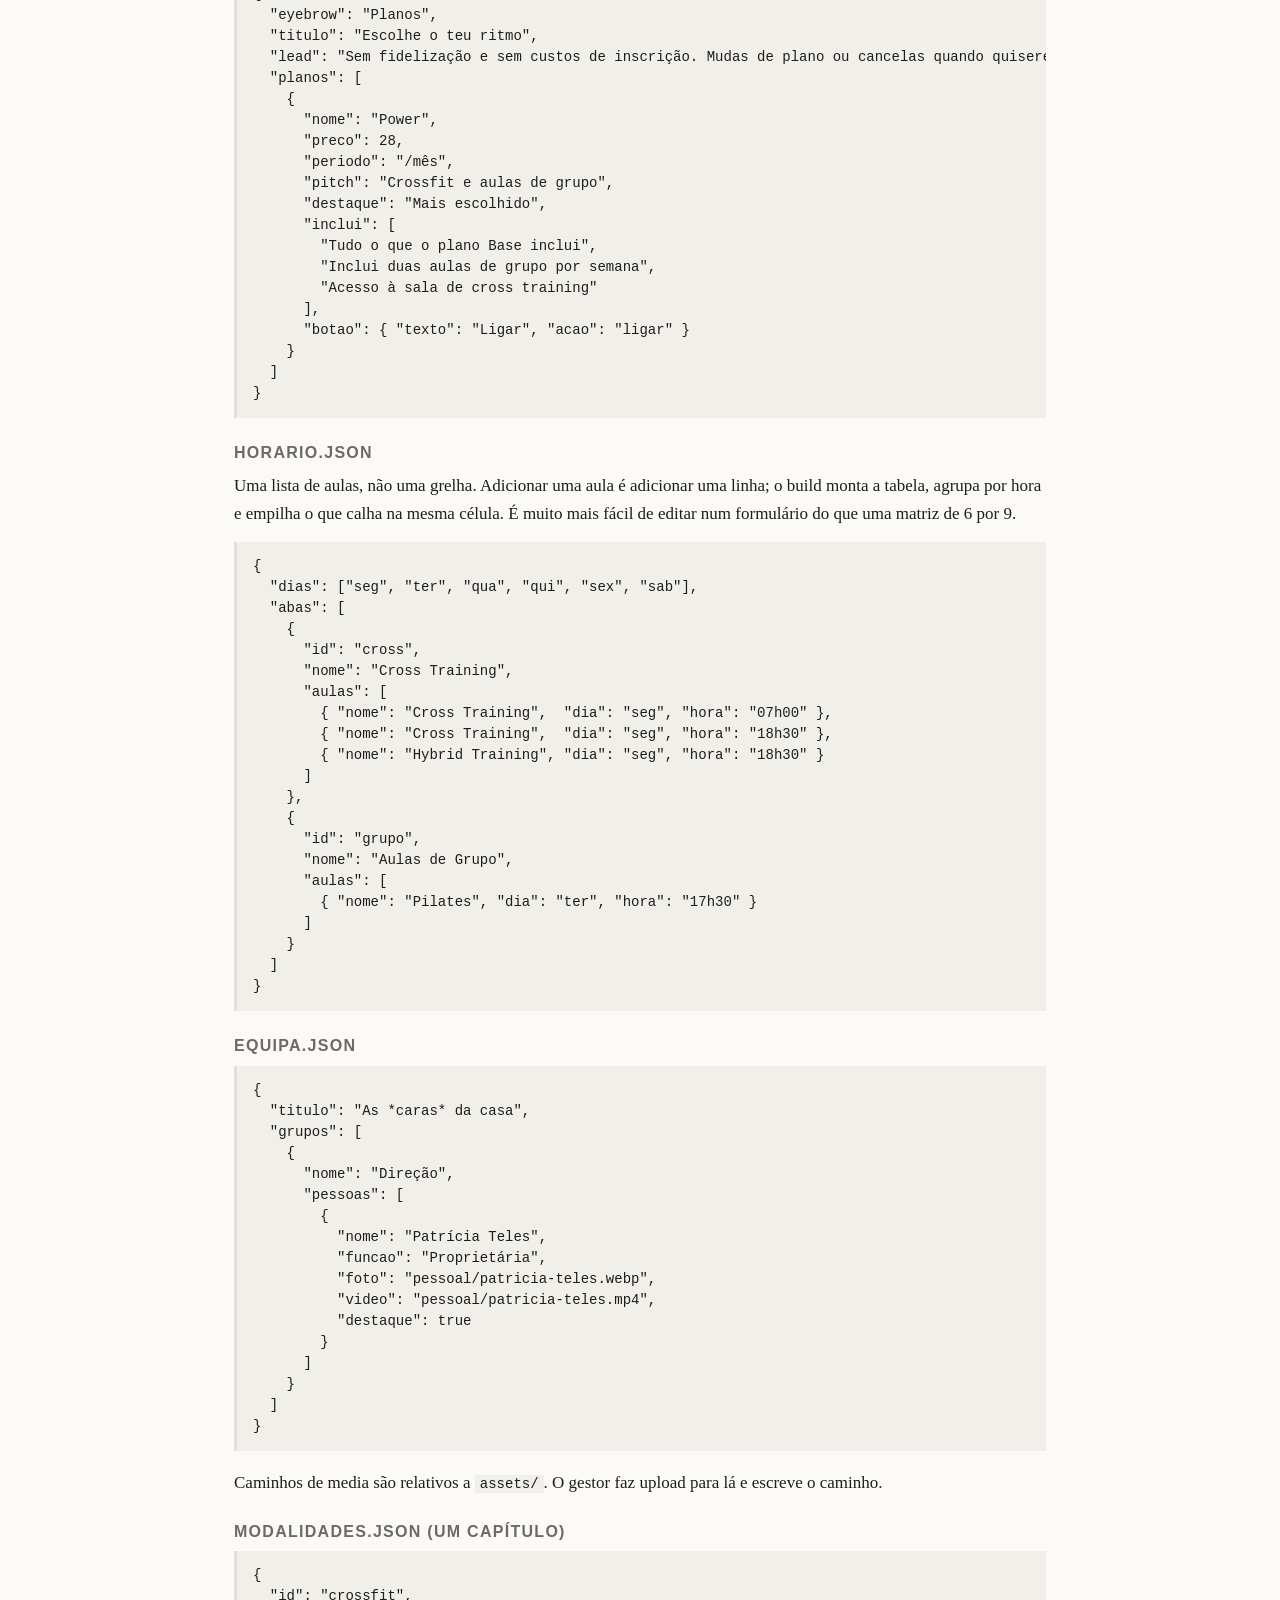
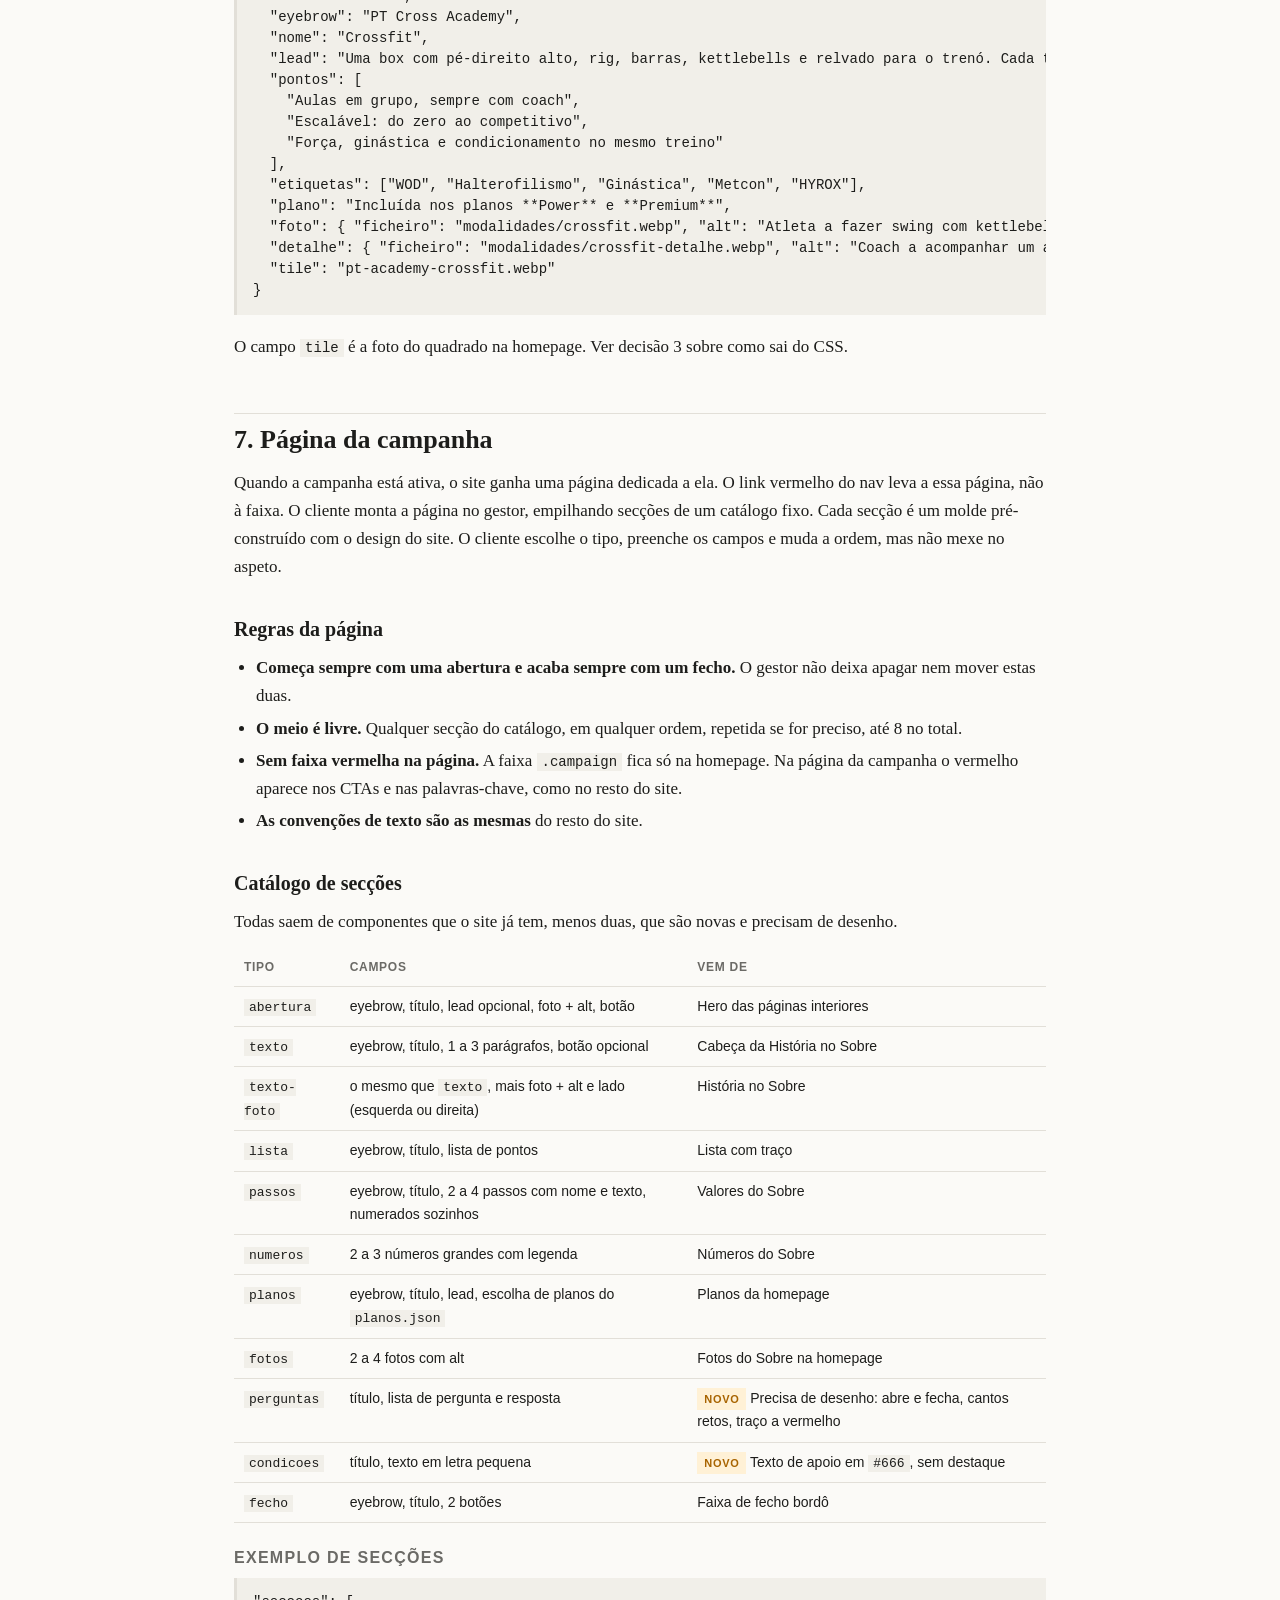
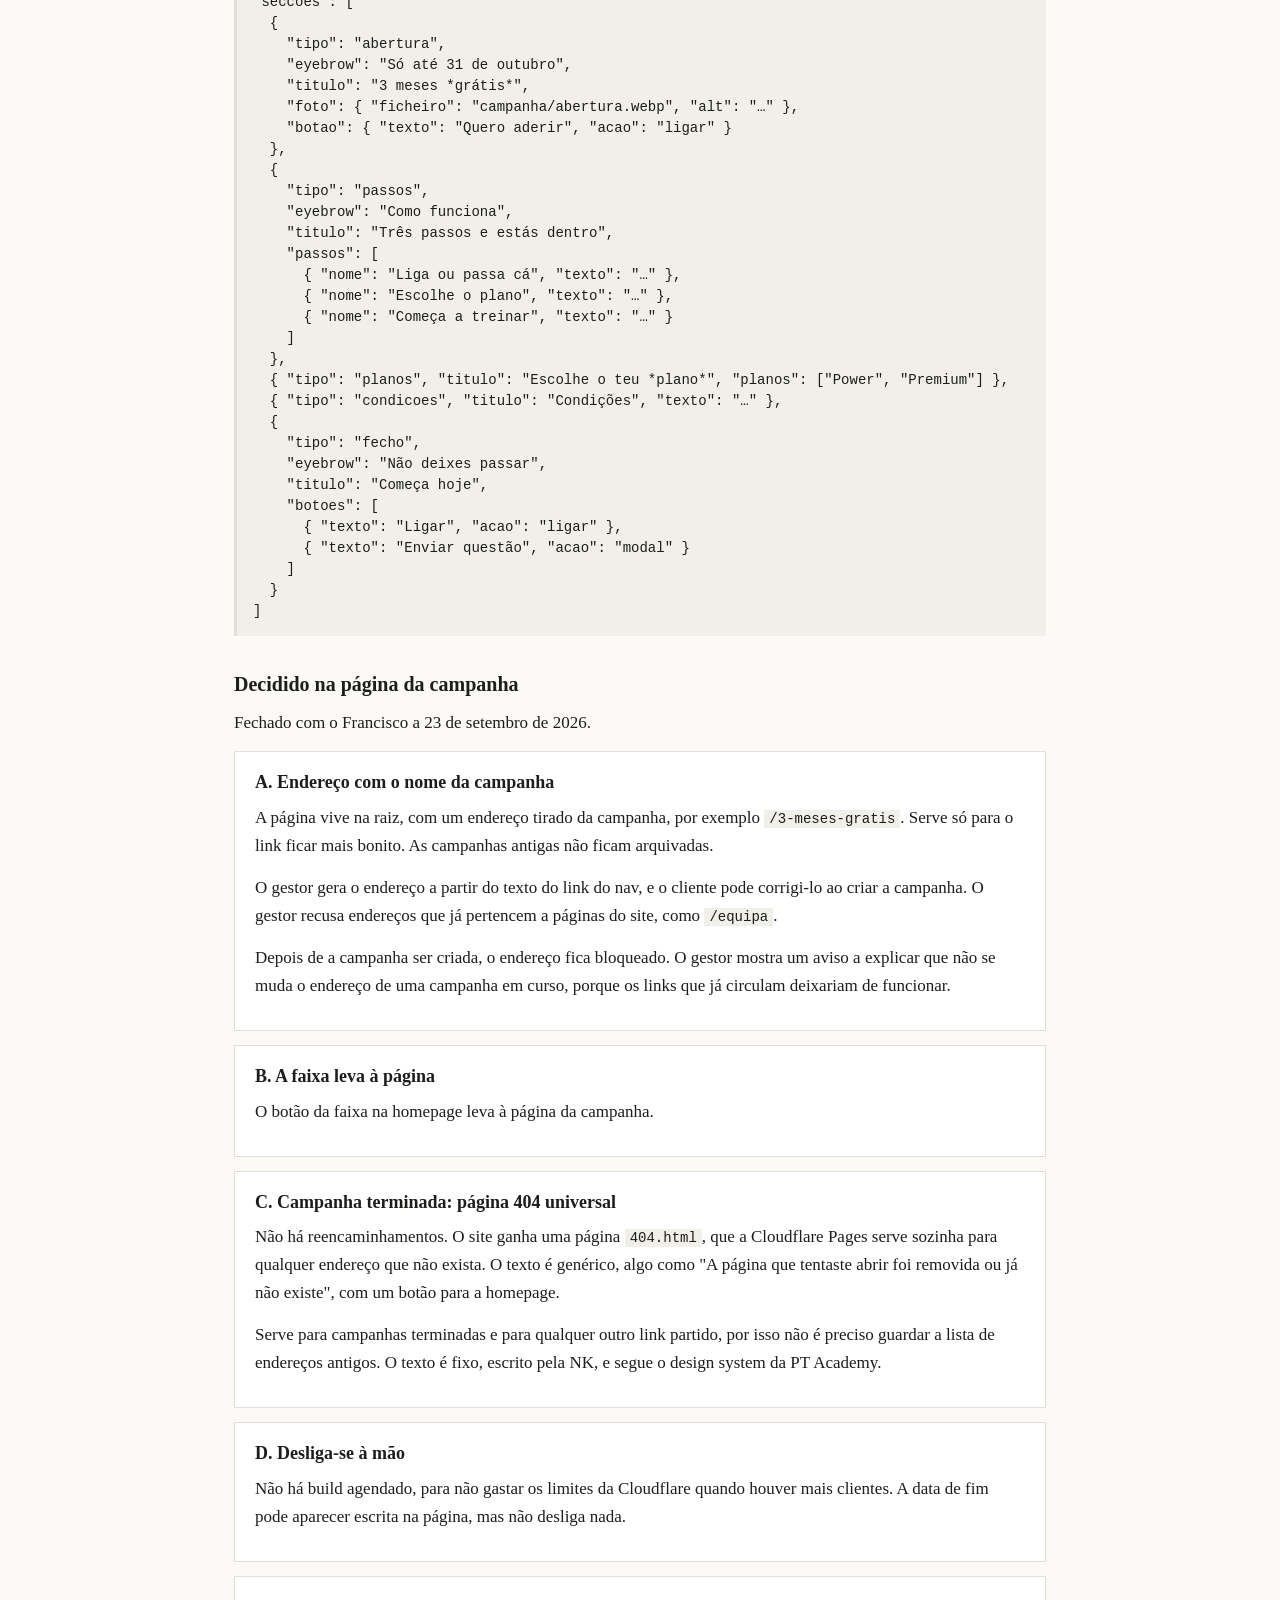
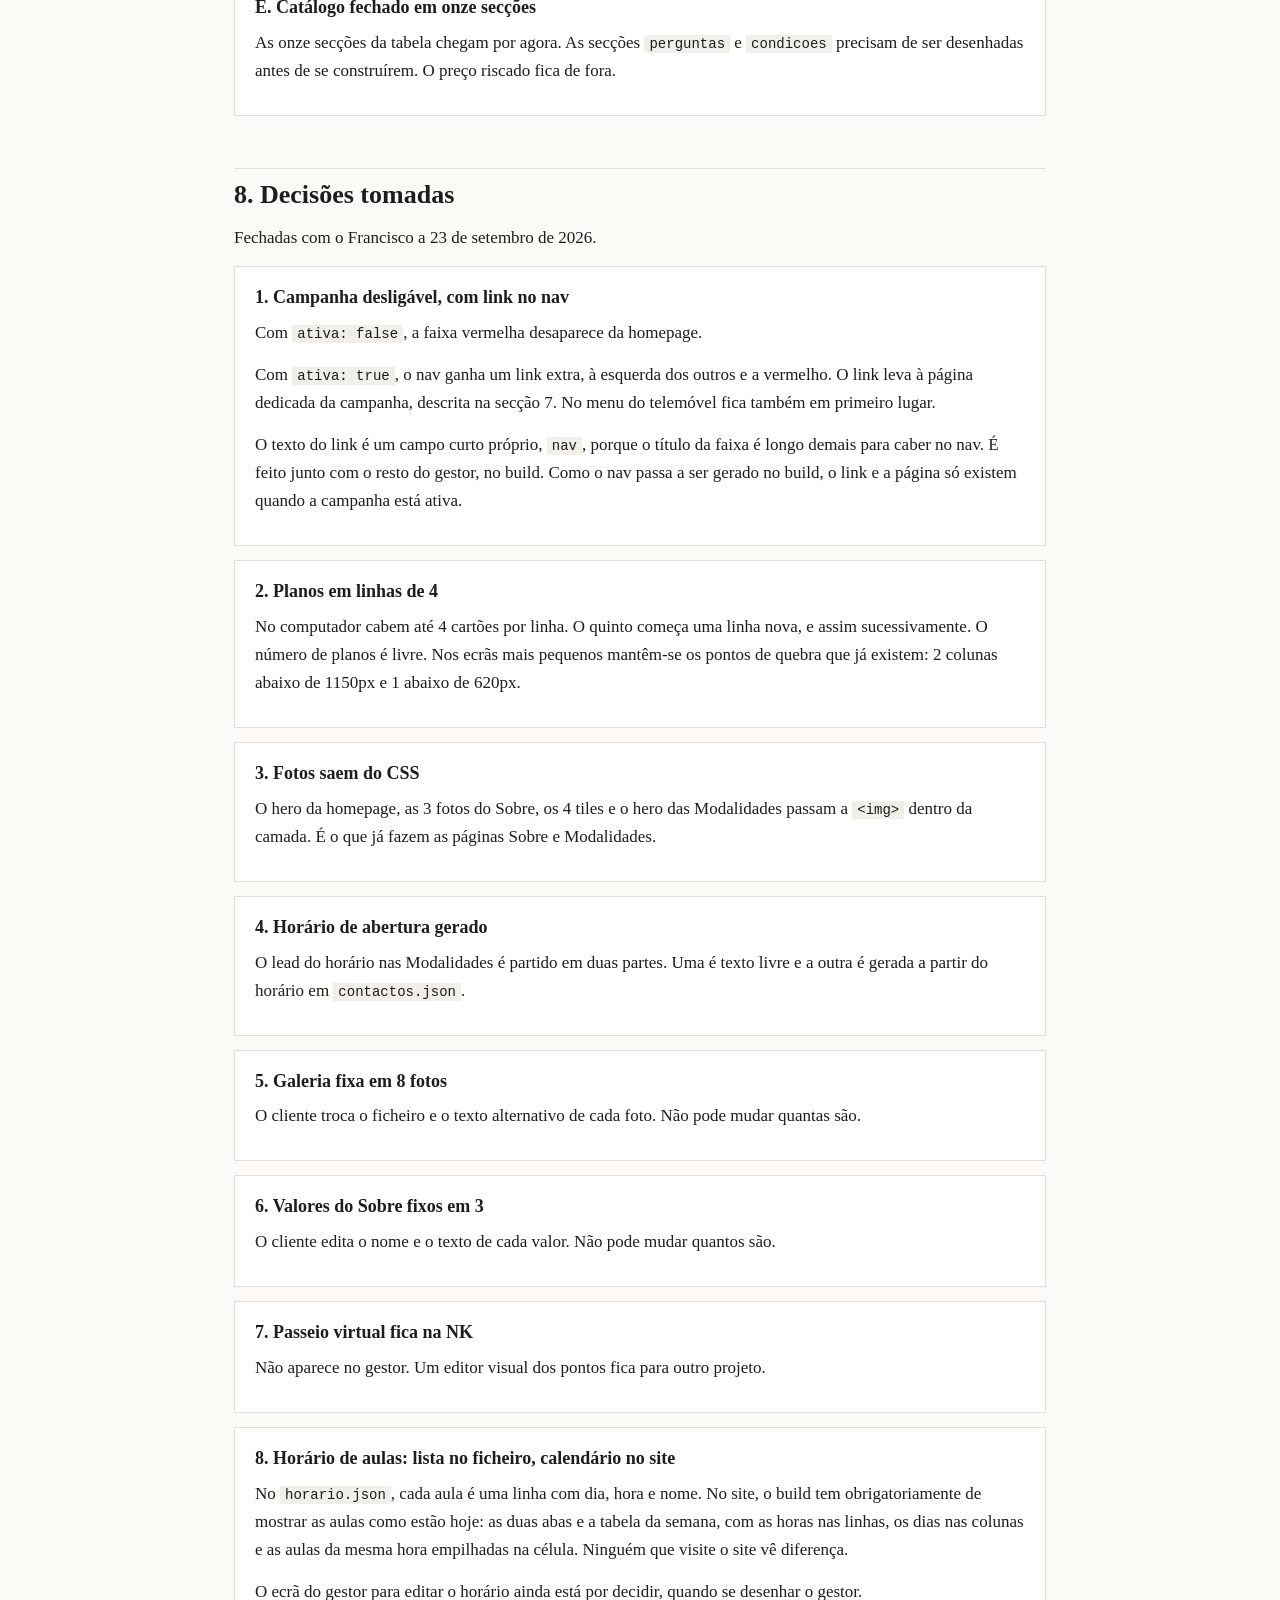
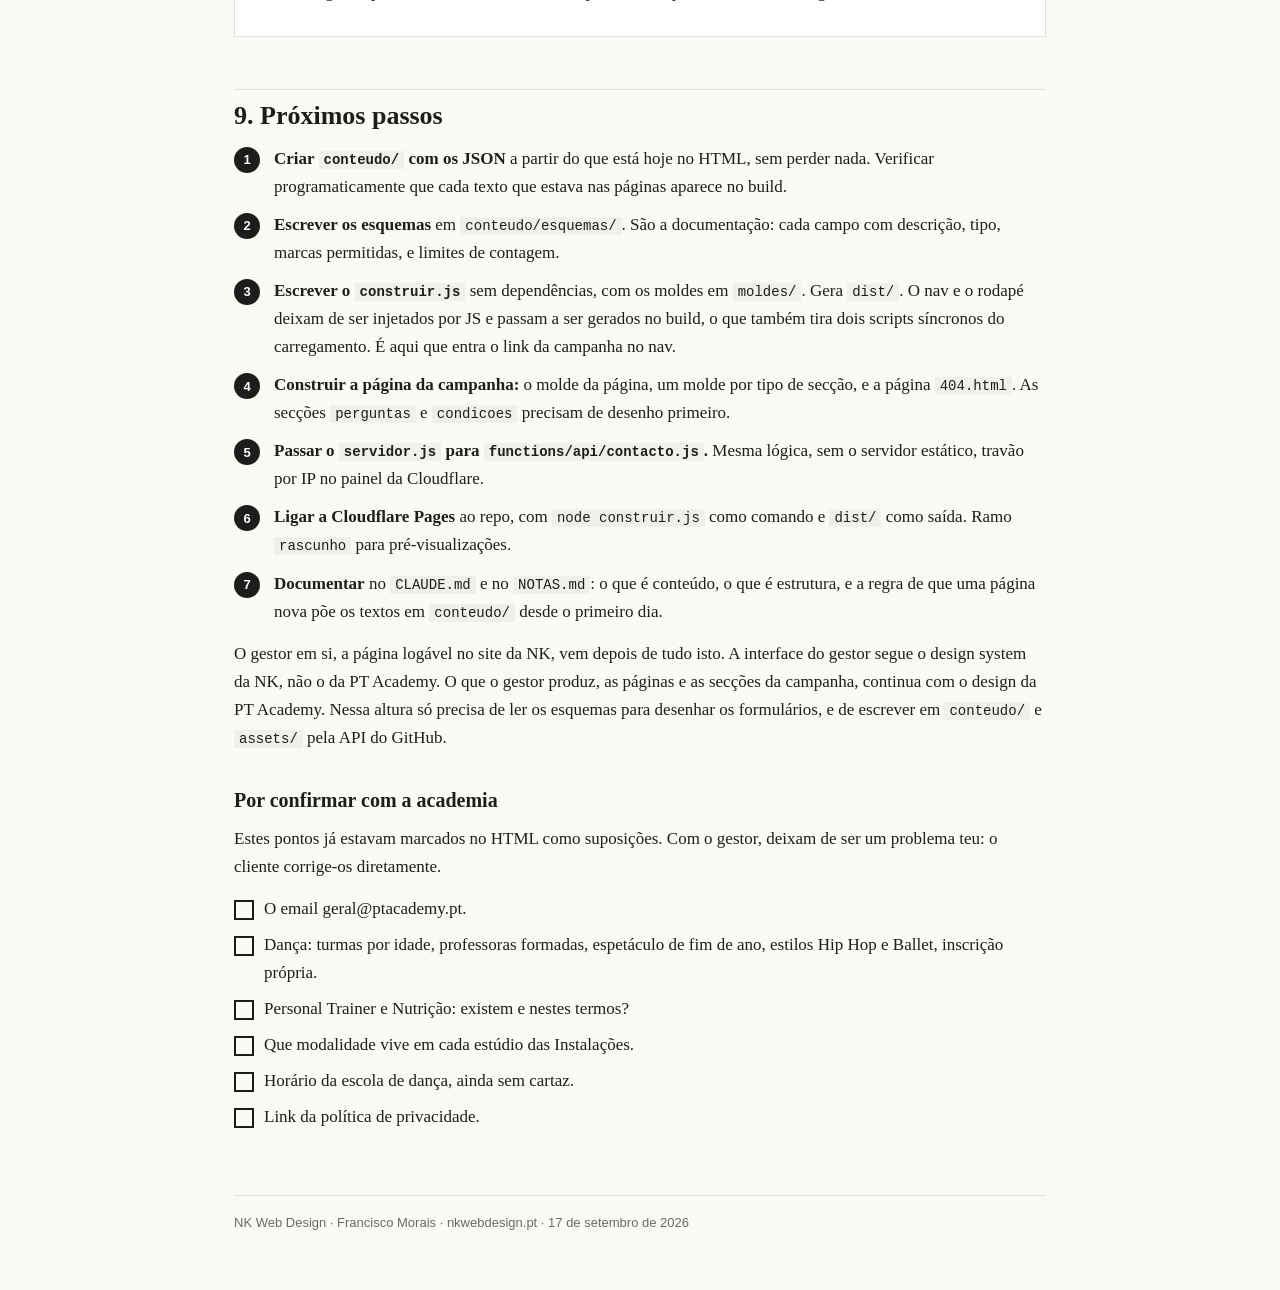
<file: docs/PT_Academy_Inventario_Conteudo_Editavel.html>
<!DOCTYPE html>
<html lang="pt-PT">
<head>
<meta charset="utf-8">
<meta name="viewport" content="width=device-width, initial-scale=1">
<title>Inventário do conteúdo editável — PT Academy</title>
<style>
  :root {
    --bg: #fbfaf7;
    --fg: #1d1d1b;
    --muted: #6b6a66;
    --line: #e2dfd8;
    --accent: #c11d26;
    --accent-soft: #fbeaea;
    --amber-bg: #fff4d6;
    --amber-fg: #7a5200;
    --quote-bg: #f1efe9;
    --card: #ffffff;
    --ok: #2f7d4f;
    --ok-soft: #e3f3e8;
    --warn: #a86400;
    --warn-soft: #fff1d6;
    --no: #8a2a2a;
    --no-soft: #f8e4e4;
    --code-bg: #f1efe9;
  }
  @media (prefers-color-scheme: dark) {
    :root {
      --bg: #151514;
      --fg: #ebe8e1;
      --muted: #a09d96;
      --line: #2e2d2a;
      --accent: #ff7b74;
      --accent-soft: #2c1a1a;
      --amber-bg: #2c2410;
      --amber-fg: #f2cf7a;
      --quote-bg: #1f1e1b;
      --card: #1c1c1a;
      --ok: #7fd39e;
      --ok-soft: #14291c;
      --warn: #f2b85a;
      --warn-soft: #2c2210;
      --no: #f08a8a;
      --no-soft: #2c1616;
      --code-bg: #1f1e1b;
    }
  }
  * { box-sizing: border-box; }
  html { background: var(--bg); }
  body {
    margin: 0;
    color: var(--fg);
    font-family: "Iowan Old Style", Palatino, Georgia, serif;
    font-size: 17px;
    line-height: 1.65;
  }
  .page { max-width: 860px; margin: 0 auto; padding: 48px 24px 64px; }
  .masthead { border-bottom: 2px solid var(--fg); padding-bottom: 20px; margin-bottom: 36px; }
  .masthead h1 { font-size: 34px; line-height: 1.15; margin: 0 0 10px; }
  .masthead p { margin: 0; color: var(--muted); font-family: ui-sans-serif, -apple-system, "Segoe UI", Roboto, sans-serif; font-size: 14px; }
  h2 { font-size: 26px; line-height: 1.2; margin: 52px 0 14px; padding-top: 10px; border-top: 1px solid var(--line); }
  h3 { font-size: 20px; margin: 32px 0 8px; }
  h4 { font-size: 16px; margin: 22px 0 6px; font-family: ui-sans-serif, -apple-system, "Segoe UI", Roboto, sans-serif; text-transform: uppercase; letter-spacing: .08em; color: var(--muted); }
  p { margin: 0 0 14px; }
  a { color: var(--accent); }
  code, pre {
    font-family: ui-monospace, "Cascadia Mono", Consolas, Menlo, monospace;
    font-size: 14px;
  }
  code { background: var(--code-bg); padding: 1px 5px; }
  pre {
    background: var(--code-bg);
    padding: 14px 16px;
    overflow-x: auto;
    line-height: 1.5;
    margin: 0 0 18px;
    border-left: 3px solid var(--line);
  }
  ul, ol { padding-left: 22px; margin: 0 0 14px; }
  li { margin-bottom: 4px; }

  .toc { background: var(--card); border: 1px solid var(--line); padding: 18px 22px; margin-bottom: 30px; font-family: ui-sans-serif, -apple-system, "Segoe UI", Roboto, sans-serif; font-size: 15px; }
  .toc p { margin: 0 0 8px; font-weight: 600; text-transform: uppercase; letter-spacing: .08em; font-size: 12px; color: var(--muted); }
  .toc ol { margin: 0; padding-left: 20px; }
  .toc li { margin-bottom: 2px; }

  .table-wrap { overflow-x: auto; margin: 0 0 20px; }
  table { border-collapse: collapse; width: 100%; font-family: ui-sans-serif, -apple-system, "Segoe UI", Roboto, sans-serif; font-size: 14px; }
  th, td { text-align: left; vertical-align: top; padding: 8px 10px; border-bottom: 1px solid var(--line); }
  th { font-weight: 600; font-size: 12px; text-transform: uppercase; letter-spacing: .06em; color: var(--muted); }
  td code { font-size: 13px; }

  .tag { display: inline-block; font-family: ui-sans-serif, -apple-system, "Segoe UI", Roboto, sans-serif; font-size: 11px; font-weight: 600; letter-spacing: .06em; text-transform: uppercase; padding: 2px 7px; white-space: nowrap; }
  .tag--a { background: var(--ok-soft); color: var(--ok); }
  .tag--b { background: var(--warn-soft); color: var(--warn); }
  .tag--c { background: var(--no-soft); color: var(--no); }

  blockquote { margin: 0 0 18px; padding: 12px 18px; background: var(--quote-bg); border-left: 4px solid var(--accent); }
  blockquote p:last-child { margin: 0; }

  .action { background: var(--amber-bg); color: var(--amber-fg); padding: 14px 18px; margin: 0 0 18px; border-left: 4px solid var(--amber-fg); }
  .action::before { content: "Decisão tua"; display: block; font-family: ui-sans-serif, -apple-system, "Segoe UI", Roboto, sans-serif; font-size: 11px; font-weight: 700; letter-spacing: .1em; text-transform: uppercase; margin-bottom: 4px; }
  .action p:last-child { margin: 0; }

  .svc { background: var(--card); border: 1px solid var(--line); padding: 16px 20px; margin: 0 0 14px; }
  .svc h3 { margin: 0 0 6px; font-size: 18px; }
  .svc .meta { font-family: ui-sans-serif, -apple-system, "Segoe UI", Roboto, sans-serif; font-size: 13px; color: var(--muted); margin-bottom: 8px; }

  ol.steps { list-style: none; padding-left: 0; counter-reset: passo; }
  ol.steps li { counter-increment: passo; position: relative; padding-left: 40px; margin-bottom: 10px; }
  ol.steps li::before { content: counter(passo); position: absolute; left: 0; top: 2px; width: 26px; height: 26px; border-radius: 50%; background: var(--fg); color: var(--bg); font-family: ui-sans-serif, -apple-system, "Segoe UI", Roboto, sans-serif; font-size: 13px; font-weight: 700; display: flex; align-items: center; justify-content: center; }

  ul.check { list-style: none; padding-left: 0; }
  ul.check li { position: relative; padding-left: 30px; margin-bottom: 8px; }
  ul.check li::before { content: ""; position: absolute; left: 0; top: 5px; width: 16px; height: 16px; border: 2px solid var(--fg); }

  .kv { display: grid; grid-template-columns: 180px 1fr; gap: 4px 16px; font-family: ui-sans-serif, -apple-system, "Segoe UI", Roboto, sans-serif; font-size: 14px; margin: 0 0 18px; }
  .kv dt { color: var(--muted); }
  .kv dd { margin: 0; }

  footer.end { margin-top: 64px; padding-top: 16px; border-top: 1px solid var(--line); font-family: ui-sans-serif, -apple-system, "Segoe UI", Roboto, sans-serif; font-size: 13px; color: var(--muted); }

  @media (max-width: 620px) {
    body { font-size: 16px; }
    .page { padding: 28px 16px 48px; }
    .masthead h1 { font-size: 26px; }
    h2 { font-size: 22px; }
    .kv { grid-template-columns: 1fr; }
    .kv dt { margin-top: 6px; }
  }
  @media print {
    .toc { display: none; }
    body { font-size: 12pt; }
    h2, h3, h4 { page-break-after: avoid; }
    table, .svc, .action, blockquote, pre { page-break-inside: avoid; }
    a { color: inherit; text-decoration: none; }
  }
</style>
</head>
<body>
<div class="page">

<header class="masthead">
  <h1>Inventário do conteúdo editável do site da PT Academy</h1>
  <p>Para o Francisco · base para o gestor de conteúdos · 17 de setembro de 2026</p>
</header>

<nav class="toc">
  <p>Índice</p>
  <ol>
    <li><a href="#principio">O princípio: três níveis de edição</a></li>
    <li><a href="#partilhado">Conteúdo partilhado por todo o site</a></li>
    <li><a href="#paginas">Inventário página a página</a></li>
    <li><a href="#convencoes">Convenções de texto</a></li>
    <li><a href="#nao">O que fica fora do alcance do cliente</a></li>
    <li><a href="#ficheiros">Proposta de ficheiros em <code>conteudo/</code></a></li>
    <li><a href="#campanha">Página da campanha</a></li>
    <li><a href="#decisoes">Decisões tomadas</a></li>
    <li><a href="#passos">Próximos passos</a></li>
  </ol>
</nav>

<!-- ============================================================ -->
<h2 id="principio">1. O princípio: três níveis de edição</h2>

<p>Li as seis páginas, o nav, o rodapé e as folhas de estilo. Cada pedaço de conteúdo cai num de três níveis. O nível decide se vai para <code>conteudo/</code> e o que o gestor mostra ao cliente.</p>

<div class="table-wrap">
<table>
  <tr><th>Nível</th><th>O que é</th><th>Quem mexe</th><th>Exemplos</th></tr>
  <tr><td><span class="tag tag--a">A · Livre</span></td><td>Texto, números e media que o cliente muda sem partir nada.</td><td>Cliente, pelo gestor.</td><td>Preços, horário de aulas, equipa, campanha, contactos, parágrafos.</td></tr>
  <tr><td><span class="tag tag--b">B · Com regras</span></td><td>Editável, mas com uma restrição que o gestor tem de impor (contagem fixa, tamanho, convenção).</td><td>Cliente, com o gestor a validar.</td><td>Os 4 capítulos das modalidades, as 8 fotos da galeria, títulos com palavra a vermelho.</td></tr>
  <tr><td><span class="tag tag--c">C · Estrutura</span></td><td>Faz parte do desenho ou da mecânica. Fica no HTML, CSS e JS.</td><td>Só a NK.</td><td>Layout, animações, formulário, nav, pontos do passeio virtual.</td></tr>
</table>
</div>

<blockquote><p>A regra de ouro: o gestor só escreve em <code>conteudo/</code> e em <code>assets/</code>. Nunca toca em HTML, CSS ou JS. Tudo o que está no nível C não tem representação nos JSON.</p></blockquote>

<!-- ============================================================ -->
<h2 id="partilhado">2. Conteúdo partilhado por todo o site</h2>

<p>Isto é o que mais justifica a mudança. Hoje os mesmos dados estão copiados à mão em vários sítios. Com um só ficheiro, o cliente muda uma vez e o build espalha.</p>

<div class="table-wrap">
<table>
  <tr><th>Dado</th><th>Valor atual</th><th>Onde aparece hoje</th><th>Vezes</th></tr>
  <tr><td>Telefone</td><td>259 322 108</td><td>Homepage (4 CTAs dos planos + fecho), Sobre (fecho), Instalações (fecho), Modalidades (nota do horário + 2 extras), Contactos, rodapé</td><td>11</td></tr>
  <tr><td>Email</td><td>geral@ptacademy.pt <em>(por confirmar)</em></td><td>Contactos, rodapé, servidor (destino do formulário)</td><td>3</td></tr>
  <tr><td>Morada</td><td>Tv. da Rua Nova nº56, 5000-651 Vila Real</td><td>Contactos, rodapé (com o mesmo link do Google Maps)</td><td>2</td></tr>
  <tr><td>Horário de abertura</td><td>Seg–Sex 07h–22h · Sáb 09h–13h, 15h–19h · Dom encerrado</td><td>Contactos, rodapé, e <strong>embebido numa frase</strong> do lead do horário nas Modalidades</td><td>3</td></tr>
  <tr><td>Tagline</td><td>Vila Real · desde 2010</td><td>Eyebrow do hero da homepage, rodapé</td><td>2</td></tr>
  <tr><td>Ano de fundação</td><td>2010-06</td><td>Contador "16 anos" no Sobre (calculado a partir da data), tagline, texto da história</td><td>3</td></tr>
  <tr><td>Redes sociais</td><td>Instagram, Facebook, TikTok</td><td>Rodapé</td><td>1</td></tr>
  <tr><td>Nomes das modalidades</td><td>Musculação · Crossfit · Fitness · Dança</td><td>Tiles da homepage, índice do hero das Modalidades, títulos dos capítulos, letreiro do Sobre, contador "4 modalidades"</td><td>5</td></tr>
  <tr><td>Nomes dos planos</td><td>Base · Power · Premium · Estudante</td><td>Cartões da homepage, linha "incluída nos planos…" de cada modalidade</td><td>2</td></tr>
</table>
</div>

<p>Nota sobre o horário de abertura: nas Modalidades a frase diz "segunda a sexta das 07h às 22h, sábado das 09h às 13h e das 15h às 19h" no meio de um parágrafo. Se o cliente mudar o horário no ficheiro de contactos, essa frase fica desatualizada. Proposta: partir o lead em duas partes, o texto livre e uma linha gerada a partir do horário. Ver a decisão 4.</p>

<!-- ============================================================ -->
<h2 id="paginas">3. Inventário página a página</h2>

<h3>Homepage (<code>index.html</code>)</h3>

<div class="table-wrap">
<table>
  <tr><th>Bloco</th><th>Campos</th><th>Nível</th><th>Notas</th></tr>
  <tr><td>SEO</td><td>título da página, descrição</td><td><span class="tag tag--a">A</span></td><td>Hoje a homepage não tem <code>meta description</code>. Fica resolvido.</td></tr>
  <tr><td>Hero</td><td>eyebrow, título, texto do botão, foto de fundo</td><td><span class="tag tag--b">B</span></td><td>Título com quebra de linha e palavra a vermelho ("começa <em>aqui</em>"). A foto está no CSS (<code>pt-academy-25.webp</code>).</td></tr>
  <tr><td>Campanha</td><td>eyebrow, título, texto do botão, destino, ligada/desligada</td><td><span class="tag tag--a">A</span></td><td>É a faixa vermelha, a coisa que mais vai mudar. Um interruptor esconde-a. Quando está ativa, há também uma página dedicada e um link vermelho no nav. Ver a secção 7.</td></tr>
  <tr><td>Sobre</td><td>eyebrow, título, parágrafo, 2 botões (texto + destino), 3 fotos</td><td><span class="tag tag--b">B</span></td><td>As 3 fotos estão no CSS e têm formatos diferentes (uma alta, duas normais). Contagem fixa.</td></tr>
  <tr><td>Tiles de modalidades</td><td>nome e foto de cada uma</td><td><span class="tag tag--b">B</span></td><td>Derivados do ficheiro das modalidades. Sempre 4. Fotos no CSS.</td></tr>
  <tr><td>Galeria pregada</td><td>8 fotos com alt, 2 blocos de texto (título + parágrafo)</td><td><span class="tag tag--b">B</span></td><td>A coreografia no <code>galeria.js</code> é feita para exatamente 8 peças e 2 textos, identificadas por <code>data-peca</code>. O cliente troca fotos, não muda a contagem.</td></tr>
  <tr><td>Planos</td><td>eyebrow, título, lead; por plano: nome, preço, período, pitch (opcional), flag de destaque, lista de características, texto do botão</td><td><span class="tag tag--a">A</span></td><td>Número livre, até 4 por linha no computador. O botão liga para o telefone partilhado. Só um em destaque.</td></tr>
  <tr><td>Fecho</td><td>eyebrow, título, 2 botões</td><td><span class="tag tag--a">A</span></td><td>O segundo botão abre o modal. O tipo de botão (ligar, modal, link) tem de ser um campo.</td></tr>
  <tr><td>Modal de contacto</td><td>eyebrow, título, lead, título e texto do ecrã de sucesso</td><td><span class="tag tag--a">A</span></td><td>Os campos do formulário, etiquetas, erros e placeholders ficam no nível C, porque estão acoplados à validação.</td></tr>
</table>
</div>

<h3>Sobre nós (<code>sobre.html</code>)</h3>

<div class="table-wrap">
<table>
  <tr><th>Bloco</th><th>Campos</th><th>Nível</th><th>Notas</th></tr>
  <tr><td>SEO</td><td>título, descrição</td><td><span class="tag tag--a">A</span></td><td>Falta a descrição.</td></tr>
  <tr><td>Hero</td><td>eyebrow, título, foto + alt</td><td><span class="tag tag--b">B</span></td><td>Palavra a vermelho no título.</td></tr>
  <tr><td>Manifesto</td><td>eyebrow, parágrafo</td><td><span class="tag tag--b">B</span></td><td>Acende palavra a palavra com o scroll, com uma palavra a vermelho. Funciona com qualquer tamanho, mas o efeito foi afinado para 2–3 linhas.</td></tr>
  <tr><td>História</td><td>eyebrow, título, 2 parágrafos, 2 fotos + alt</td><td><span class="tag tag--a">A</span></td><td>Uma foto é retrato, outra paisagem. Os parágrafos podem ser 1 a 3.</td></tr>
  <tr><td>Números</td><td>legenda de cada número</td><td><span class="tag tag--b">B</span></td><td>O primeiro conta os anos desde a data de fundação; o segundo é a contagem de modalidades. Ambos derivados, não escritos à mão.</td></tr>
  <tr><td>Letreiro</td><td>2 linhas, cada uma uma lista de palavras</td><td><span class="tag tag--a">A</span></td><td>A primeira linha pode derivar das modalidades. A segunda é texto livre ("Família · Acompanhamento · Todos os níveis").</td></tr>
  <tr><td>Valores</td><td>eyebrow, título; por valor: nome, texto</td><td><span class="tag tag--b">B</span></td><td>A grelha aguenta 3 ou 4. O título diz "Três coisas", por isso se o número mudar o título também tem de mudar. Ver decisão 6.</td></tr>
  <tr><td>Fecho</td><td>eyebrow, título, 2 botões</td><td><span class="tag tag--a">A</span></td><td></td></tr>
</table>
</div>

<h3>Modalidades (<code>modalidades.html</code>)</h3>

<div class="table-wrap">
<table>
  <tr><th>Bloco</th><th>Campos</th><th>Nível</th><th>Notas</th></tr>
  <tr><td>SEO</td><td>título, descrição</td><td><span class="tag tag--a">A</span></td><td></td></tr>
  <tr><td>Hero</td><td>eyebrow, título, foto de fundo</td><td><span class="tag tag--b">B</span></td><td>O índice de 4 links deriva dos capítulos.</td></tr>
  <tr><td>Capítulos</td><td>por modalidade: id, eyebrow, nome, lead, lista de pontos (3–4), etiquetas, linha do plano, foto grande + alt, foto de detalhe + alt</td><td><span class="tag tag--b">B</span></td><td>Sempre 4, pela ordem que está. A alternância esquerda/direita é automática (ímpar/par). A linha do plano tem negritos ("Incluída nos planos <strong>Power</strong> e <strong>Premium</strong>").</td></tr>
  <tr><td>Horário: cabeça</td><td>eyebrow, título, lead, nota de rodapé</td><td><span class="tag tag--b">B</span></td><td>O lead embebe o horário de abertura. Ver decisão 4.</td></tr>
  <tr><td>Horário: agendas</td><td>2 abas (nome); por aula: nome, dia, hora</td><td><span class="tag tag--a">A</span></td><td>Hoje são 200 linhas de tabela à mão. É a edição mais frequente depois da campanha. O build agrupa por hora e por dia. Suporta várias aulas na mesma célula.</td></tr>
  <tr><td>Extras</td><td>eyebrow, título; por extra: nome, texto, texto do link</td><td><span class="tag tag--a">A</span></td><td>Personal Trainer e Nutrição. Podem ser 1 a 3. Marcados "por confirmar" no HTML.</td></tr>
</table>
</div>

<h3>Instalações (<code>instalacoes.html</code>)</h3>

<div class="table-wrap">
<table>
  <tr><th>Bloco</th><th>Campos</th><th>Nível</th><th>Notas</th></tr>
  <tr><td>SEO</td><td>título, descrição</td><td><span class="tag tag--a">A</span></td><td></td></tr>
  <tr><td>Hero</td><td>eyebrow, título</td><td><span class="tag tag--b">B</span></td><td>A foto é a primeira cena do passeio, por desenho. Não é campo.</td></tr>
  <tr><td>Passeio: cabeça</td><td>eyebrow, título</td><td><span class="tag tag--a">A</span></td><td></td></tr>
  <tr><td>Passeio: cenas</td><td>título de cada cena, texto de cada ponto</td><td><span class="tag tag--c">C</span></td><td>As coordenadas dos pontos precisam de uma ferramenta visual. Fica na NK por agora. Ver decisão 7.</td></tr>
  <tr><td>Quadro de espaços</td><td>eyebrow, título; por espaço: nome, nota, lista de fotos</td><td><span class="tag tag--a">A</span></td><td>9 espaços hoje, mas a lista aguenta qualquer número. As fotos são as do passeio.</td></tr>
  <tr><td>Fecho</td><td>eyebrow, título, 2 botões</td><td><span class="tag tag--a">A</span></td><td></td></tr>
</table>
</div>

<h3>Equipa (<code>equipa.html</code>)</h3>

<div class="table-wrap">
<table>
  <tr><th>Bloco</th><th>Campos</th><th>Nível</th><th>Notas</th></tr>
  <tr><td>SEO</td><td>título, descrição</td><td><span class="tag tag--a">A</span></td><td></td></tr>
  <tr><td>Título</td><td>título da página</td><td><span class="tag tag--b">B</span></td><td>Palavra a vermelho.</td></tr>
  <tr><td>Grupos</td><td>por grupo: nome; por pessoa: nome, função, foto, vídeo (opcional), destaque</td><td><span class="tag tag--a">A</span></td><td>4 grupos e 18 pessoas hoje. A contagem "N pessoas" é gerada. Fotos 3:4 em <code>assets/pessoal/</code>. Uma pessoa sem vídeo fica só com a foto, o cartão já aguenta.</td></tr>
</table>
</div>

<h3>Contactos (<code>contactos.html</code>)</h3>

<div class="table-wrap">
<table>
  <tr><th>Bloco</th><th>Campos</th><th>Nível</th><th>Notas</th></tr>
  <tr><td>SEO</td><td>título, descrição</td><td><span class="tag tag--a">A</span></td><td></td></tr>
  <tr><td>Cabeça</td><td>eyebrow, título, lead</td><td><span class="tag tag--b">B</span></td><td></td></tr>
  <tr><td>Dados</td><td>telefone, email, morada, horário</td><td><span class="tag tag--a">A</span></td><td>Tudo do ficheiro partilhado. Nada específico da página.</td></tr>
  <tr><td>Caixa do formulário</td><td>título da caixa</td><td><span class="tag tag--a">A</span></td><td>O formulário em si é nível C.</td></tr>
</table>
</div>

<h3>Nav e rodapé (<code>nav.js</code>, <code>rodape.js</code>)</h3>

<div class="table-wrap">
<table>
  <tr><th>Bloco</th><th>Campos</th><th>Nível</th><th>Notas</th></tr>
  <tr><td>Itens do nav</td><td>texto e destino de cada link</td><td><span class="tag tag--c">C</span></td><td>Uma página nova é trabalho da NK. Não faz sentido o cliente mexer.</td></tr>
  <tr><td>Rodapé: marca</td><td>tagline, redes sociais</td><td><span class="tag tag--a">A</span></td><td>Do ficheiro partilhado.</td></tr>
  <tr><td>Rodapé: colunas de links</td><td>títulos e links</td><td><span class="tag tag--c">C</span></td><td>Seguem o nav.</td></tr>
  <tr><td>Rodapé: contactos e horário</td><td>morada, telefone, email, horário</td><td><span class="tag tag--a">A</span></td><td>Do ficheiro partilhado. O horário está com formatação diferente da página de Contactos ("Seg – Sex" vs "Segunda a sexta"). Passa a ser o mesmo dado, formatado pelo molde.</td></tr>
  <tr><td>Rodapé: legal</td><td>link da política de privacidade</td><td><span class="tag tag--b">B</span></td><td>Hoje aponta para <code>#</code>. Fica um campo.</td></tr>
</table>
</div>

<!-- ============================================================ -->
<h2 id="convencoes">4. Convenções de texto</h2>

<p>O cliente nunca escreve HTML. Três marcas simples chegam para tudo o que os moldes precisam, e o gestor pode mostrá-las como botões.</p>

<div class="table-wrap">
<table>
  <tr><th>Escreve</th><th>Sai</th><th>Onde é permitido</th></tr>
  <tr><td><code>começa *aqui*</code></td><td>começa <em style="color:var(--accent);font-style:normal">aqui</em></td><td>Títulos, manifesto. No máximo uma por título, por regra do design system. O gestor avisa se houver duas.</td></tr>
  <tr><td><code>A tua jornada | começa *aqui*</code></td><td>quebra de linha forçada</td><td>Só em títulos de hero e de faixa.</td></tr>
  <tr><td><code>nos planos **Power** e **Premium**</code></td><td>nos planos <strong>Power</strong> e <strong>Premium</strong></td><td>Linha do plano nas modalidades, e pouco mais.</td></tr>
</table>
</div>

<p>Tudo o resto é texto simples. Parágrafos múltiplos são uma lista de strings, não um texto com quebras. O build escapa o HTML, por isso um <code>&lt;</code> no texto do cliente nunca vira uma tag.</p>

<p>O esquema de cada ficheiro diz que campos aceitam que marcas. Por exemplo, um campo <code>titulo</code> aceita <code>*</code> e <code>|</code>; um campo <code>lead</code> não aceita nada; um campo <code>plano</code> aceita <code>**</code>.</p>

<!-- ============================================================ -->
<h2 id="nao">5. O que fica fora do alcance do cliente</h2>

<p>Para não haver dúvidas quando se documentar isto para o cliente, a lista explícita do nível C e o porquê de cada item.</p>

<ul>
  <li><strong>Layout, cores, tipografia, espaçamentos.</strong> É o design system. Vive no CSS.</li>
  <li><strong>Animações e coreografias.</strong> Galeria pregada, capítulos pregados, manifesto, contadores, cartões em vídeo. O cliente muda o que está dentro, não como se move.</li>
  <li><strong>Contagens fixas por desenho.</strong> 8 peças na galeria, 4 modalidades, 3 fotos no Sobre da homepage. Mudar a contagem é redesenhar.</li>
  <li><strong>Formulário de contacto.</strong> Campos, etiquetas, mensagens de erro, placeholders, consentimento. Estão acoplados à validação no <code>formulario.js</code> e à Function que envia o email.</li>
  <li><strong>Nav e colunas de links do rodapé.</strong> Mudam quando há páginas novas, que são trabalho da NK.</li>
  <li><strong>Pontos do passeio virtual.</strong> Coordenadas em percentagem de uma caixa 4:3. Precisam de ferramenta visual.</li>
  <li><strong>Textos de sistema.</strong> "O passeio não abriu", estados do formulário, aria-labels, a assinatura da NK.</li>
  <li><strong>Destino do email do formulário.</strong> É configuração do servidor, vai para as variáveis de ambiente da Cloudflare, não para o conteúdo.</li>
</ul>

<!-- ============================================================ -->
<h2 id="ficheiros">6. Proposta de ficheiros em <code>conteudo/</code></h2>

<p>Um ficheiro por tema, não por página. As páginas são moldes que puxam de vários ficheiros. Os nomes em português, como o resto do projeto.</p>

<pre>conteudo/
  geral.json          nome, tagline, fundação, redes sociais, política de privacidade
  contactos.json      telefone, email, morada, horário de abertura
  campanha.json       a faixa vermelha, o link do nav e a página da campanha
  planos.json         os cartões de preços
  modalidades.json    os 4 capítulos, os extras, os textos do horário
  horario.json        as aulas da semana, por aba
  equipa.json         grupos e pessoas
  instalacoes.json    quadro de espaços e textos da página
  paginas.json        SEO, heros, fechos e textos soltos de cada página
  esquemas/           um JSON Schema por ficheiro (a documentação executável)</pre>

<p>O passeio virtual continua em <code>assets/walkthrough/walkthrough.json</code>, no formato que já tem. Não se mexe.</p>

<h3>Amostras do formato</h3>

<h4>contactos.json</h4>
<pre>{
  "telefone": "259 322 108",
  "email": "geral@ptacademy.pt",
  "morada": ["Tv. da Rua Nova nº56", "5000-651 Vila Real"],
  "mapa": "https://maps.google.com/?q=Travessa+da+Rua+Nova+56,+5000-651+Vila+Real",
  "horario": [
    { "dias": "Segunda a sexta", "curto": "Seg – Sex", "horas": "07h – 22h" },
    { "dias": "Sábado",          "curto": "Sábado",    "horas": "09h – 13h · 15h – 19h" },
    { "dias": "Domingo",         "curto": "Domingo",   "horas": "Encerrado", "fechado": true }
  ]
}</pre>
<p>O build deriva o <code>tel:+351259322108</code> do número, tirando os espaços.</p>

<h4>campanha.json</h4>
<p>Resumido. O formato completo das secções está na secção 7.</p>
<pre>{
  "ativa": true,
  "nav": "3 meses grátis",
  "faixa": {
    "eyebrow": "Inscreve-te agora e aproveita",
    "titulo": "Novas inscrições 3 meses grátis",
    "botao": { "texto": "Saber mais", "acao": "campanha" }
  },
  "pagina": {
    "seo": { "titulo": "3 meses grátis", "descricao": "…" },
    "seccoes": [
      { "tipo": "abertura", "…": "…" },
      { "tipo": "lista", "…": "…" },
      { "tipo": "fecho", "…": "…" }
    ]
  }
}</pre>
<p>O campo <code>acao</code> de qualquer botão aceita <code>ligar</code> (telefone partilhado), <code>modal</code> (abre o formulário), <code>campanha</code> (a página da campanha), ou um URL.</p>

<h4>planos.json</h4>
<pre>{
  "eyebrow": "Planos",
  "titulo": "Escolhe o teu ritmo",
  "lead": "Sem fidelização e sem custos de inscrição. Mudas de plano ou cancelas quando quiseres — basta avisares até ao fim do mês.",
  "planos": [
    {
      "nome": "Power",
      "preco": 28,
      "periodo": "/mês",
      "pitch": "Crossfit e aulas de grupo",
      "destaque": "Mais escolhido",
      "inclui": [
        "Tudo o que o plano Base inclui",
        "Inclui duas aulas de grupo por semana",
        "Acesso à sala de cross training"
      ],
      "botao": { "texto": "Ligar", "acao": "ligar" }
    }
  ]
}</pre>

<h4>horario.json</h4>
<p>Uma lista de aulas, não uma grelha. Adicionar uma aula é adicionar uma linha; o build monta a tabela, agrupa por hora e empilha o que calha na mesma célula. É muito mais fácil de editar num formulário do que uma matriz de 6 por 9.</p>
<pre>{
  "dias": ["seg", "ter", "qua", "qui", "sex", "sab"],
  "abas": [
    {
      "id": "cross",
      "nome": "Cross Training",
      "aulas": [
        { "nome": "Cross Training",  "dia": "seg", "hora": "07h00" },
        { "nome": "Cross Training",  "dia": "seg", "hora": "18h30" },
        { "nome": "Hybrid Training", "dia": "seg", "hora": "18h30" }
      ]
    },
    {
      "id": "grupo",
      "nome": "Aulas de Grupo",
      "aulas": [
        { "nome": "Pilates", "dia": "ter", "hora": "17h30" }
      ]
    }
  ]
}</pre>

<h4>equipa.json</h4>
<pre>{
  "titulo": "As *caras* da casa",
  "grupos": [
    {
      "nome": "Direção",
      "pessoas": [
        {
          "nome": "Patrícia Teles",
          "funcao": "Proprietária",
          "foto": "pessoal/patricia-teles.webp",
          "video": "pessoal/patricia-teles.mp4",
          "destaque": true
        }
      ]
    }
  ]
}</pre>
<p>Caminhos de media são relativos a <code>assets/</code>. O gestor faz upload para lá e escreve o caminho.</p>

<h4>modalidades.json (um capítulo)</h4>
<pre>{
  "id": "crossfit",
  "eyebrow": "PT Cross Academy",
  "nome": "Crossfit",
  "lead": "Uma box com pé-direito alto, rig, barras, kettlebells e relvado para o trenó. Cada treino é uma nova oportunidade de te superares.",
  "pontos": [
    "Aulas em grupo, sempre com coach",
    "Escalável: do zero ao competitivo",
    "Força, ginástica e condicionamento no mesmo treino"
  ],
  "etiquetas": ["WOD", "Halterofilismo", "Ginástica", "Metcon", "HYROX"],
  "plano": "Incluída nos planos **Power** e **Premium**",
  "foto": { "ficheiro": "modalidades/crossfit.webp", "alt": "Atleta a fazer swing com kettlebell…" },
  "detalhe": { "ficheiro": "modalidades/crossfit-detalhe.webp", "alt": "Coach a acompanhar um agachamento no rig" },
  "tile": "pt-academy-crossfit.webp"
}</pre>
<p>O campo <code>tile</code> é a foto do quadrado na homepage. Ver decisão 3 sobre como sai do CSS.</p>

<!-- ============================================================ -->
<h2 id="campanha">7. Página da campanha</h2>

<p>Quando a campanha está ativa, o site ganha uma página dedicada a ela. O link vermelho do nav leva a essa página, não à faixa. O cliente monta a página no gestor, empilhando secções de um catálogo fixo. Cada secção é um molde pré-construído com o design do site. O cliente escolhe o tipo, preenche os campos e muda a ordem, mas não mexe no aspeto.</p>

<h3>Regras da página</h3>
<ul>
  <li><strong>Começa sempre com uma abertura e acaba sempre com um fecho.</strong> O gestor não deixa apagar nem mover estas duas.</li>
  <li><strong>O meio é livre.</strong> Qualquer secção do catálogo, em qualquer ordem, repetida se for preciso, até 8 no total.</li>
  <li><strong>Sem faixa vermelha na página.</strong> A faixa <code>.campaign</code> fica só na homepage. Na página da campanha o vermelho aparece nos CTAs e nas palavras-chave, como no resto do site.</li>
  <li><strong>As convenções de texto são as mesmas</strong> do resto do site.</li>
</ul>

<h3>Catálogo de secções</h3>
<p>Todas saem de componentes que o site já tem, menos duas, que são novas e precisam de desenho.</p>

<div class="table-wrap">
<table>
  <tr><th>Tipo</th><th>Campos</th><th>Vem de</th></tr>
  <tr><td><code>abertura</code></td><td>eyebrow, título, lead opcional, foto + alt, botão</td><td>Hero das páginas interiores</td></tr>
  <tr><td><code>texto</code></td><td>eyebrow, título, 1 a 3 parágrafos, botão opcional</td><td>Cabeça da História no Sobre</td></tr>
  <tr><td><code>texto-foto</code></td><td>o mesmo que <code>texto</code>, mais foto + alt e lado (esquerda ou direita)</td><td>História no Sobre</td></tr>
  <tr><td><code>lista</code></td><td>eyebrow, título, lista de pontos</td><td>Lista com traço</td></tr>
  <tr><td><code>passos</code></td><td>eyebrow, título, 2 a 4 passos com nome e texto, numerados sozinhos</td><td>Valores do Sobre</td></tr>
  <tr><td><code>numeros</code></td><td>2 a 3 números grandes com legenda</td><td>Números do Sobre</td></tr>
  <tr><td><code>planos</code></td><td>eyebrow, título, lead, escolha de planos do <code>planos.json</code></td><td>Planos da homepage</td></tr>
  <tr><td><code>fotos</code></td><td>2 a 4 fotos com alt</td><td>Fotos do Sobre na homepage</td></tr>
  <tr><td><code>perguntas</code></td><td>título, lista de pergunta e resposta</td><td><span class="tag tag--b">Novo</span> Precisa de desenho: abre e fecha, cantos retos, traço a vermelho</td></tr>
  <tr><td><code>condicoes</code></td><td>título, texto em letra pequena</td><td><span class="tag tag--b">Novo</span> Texto de apoio em <code>#666</code>, sem destaque</td></tr>
  <tr><td><code>fecho</code></td><td>eyebrow, título, 2 botões</td><td>Faixa de fecho bordô</td></tr>
</table>
</div>

<h4>Exemplo de secções</h4>
<pre>"seccoes": [
  {
    "tipo": "abertura",
    "eyebrow": "Só até 31 de outubro",
    "titulo": "3 meses *grátis*",
    "foto": { "ficheiro": "campanha/abertura.webp", "alt": "…" },
    "botao": { "texto": "Quero aderir", "acao": "ligar" }
  },
  {
    "tipo": "passos",
    "eyebrow": "Como funciona",
    "titulo": "Três passos e estás dentro",
    "passos": [
      { "nome": "Liga ou passa cá", "texto": "…" },
      { "nome": "Escolhe o plano", "texto": "…" },
      { "nome": "Começa a treinar", "texto": "…" }
    ]
  },
  { "tipo": "planos", "titulo": "Escolhe o teu *plano*", "planos": ["Power", "Premium"] },
  { "tipo": "condicoes", "titulo": "Condições", "texto": "…" },
  {
    "tipo": "fecho",
    "eyebrow": "Não deixes passar",
    "titulo": "Começa hoje",
    "botoes": [
      { "texto": "Ligar", "acao": "ligar" },
      { "texto": "Enviar questão", "acao": "modal" }
    ]
  }
]</pre>

<h3>Decidido na página da campanha</h3>
<p>Fechado com o Francisco a 23 de setembro de 2026.</p>

<div class="svc">
<h3>A. Endereço com o nome da campanha</h3>
<p>A página vive na raiz, com um endereço tirado da campanha, por exemplo <code>/3-meses-gratis</code>. Serve só para o link ficar mais bonito. As campanhas antigas não ficam arquivadas.</p>
<p>O gestor gera o endereço a partir do texto do link do nav, e o cliente pode corrigi-lo ao criar a campanha. O gestor recusa endereços que já pertencem a páginas do site, como <code>/equipa</code>.</p>
<p>Depois de a campanha ser criada, o endereço fica bloqueado. O gestor mostra um aviso a explicar que não se muda o endereço de uma campanha em curso, porque os links que já circulam deixariam de funcionar.</p>
</div>

<div class="svc">
<h3>B. A faixa leva à página</h3>
<p>O botão da faixa na homepage leva à página da campanha.</p>
</div>

<div class="svc">
<h3>C. Campanha terminada: página 404 universal</h3>
<p>Não há reencaminhamentos. O site ganha uma página <code>404.html</code>, que a Cloudflare Pages serve sozinha para qualquer endereço que não exista. O texto é genérico, algo como "A página que tentaste abrir foi removida ou já não existe", com um botão para a homepage.</p>
<p>Serve para campanhas terminadas e para qualquer outro link partido, por isso não é preciso guardar a lista de endereços antigos. O texto é fixo, escrito pela NK, e segue o design system da PT Academy.</p>
</div>

<div class="svc">
<h3>D. Desliga-se à mão</h3>
<p>Não há build agendado, para não gastar os limites da Cloudflare quando houver mais clientes. A data de fim pode aparecer escrita na página, mas não desliga nada.</p>
</div>

<div class="svc">
<h3>E. Catálogo fechado em onze secções</h3>
<p>As onze secções da tabela chegam por agora. As secções <code>perguntas</code> e <code>condicoes</code> precisam de ser desenhadas antes de se construírem. O preço riscado fica de fora.</p>
</div>

<!-- ============================================================ -->
<h2 id="decisoes">8. Decisões tomadas</h2>

<p>Fechadas com o Francisco a 23 de setembro de 2026.</p>

<div class="svc">
<h3>1. Campanha desligável, com link no nav</h3>
<p>Com <code>ativa: false</code>, a faixa vermelha desaparece da homepage.</p>
<p>Com <code>ativa: true</code>, o nav ganha um link extra, à esquerda dos outros e a vermelho. O link leva à página dedicada da campanha, descrita na secção 7. No menu do telemóvel fica também em primeiro lugar.</p>
<p>O texto do link é um campo curto próprio, <code>nav</code>, porque o título da faixa é longo demais para caber no nav. É feito junto com o resto do gestor, no build. Como o nav passa a ser gerado no build, o link e a página só existem quando a campanha está ativa.</p>
</div>

<div class="svc">
<h3>2. Planos em linhas de 4</h3>
<p>No computador cabem até 4 cartões por linha. O quinto começa uma linha nova, e assim sucessivamente. O número de planos é livre. Nos ecrãs mais pequenos mantêm-se os pontos de quebra que já existem: 2 colunas abaixo de 1150px e 1 abaixo de 620px.</p>
</div>

<div class="svc">
<h3>3. Fotos saem do CSS</h3>
<p>O hero da homepage, as 3 fotos do Sobre, os 4 tiles e o hero das Modalidades passam a <code>&lt;img&gt;</code> dentro da camada. É o que já fazem as páginas Sobre e Modalidades.</p>
</div>

<div class="svc">
<h3>4. Horário de abertura gerado</h3>
<p>O lead do horário nas Modalidades é partido em duas partes. Uma é texto livre e a outra é gerada a partir do horário em <code>contactos.json</code>.</p>
</div>

<div class="svc">
<h3>5. Galeria fixa em 8 fotos</h3>
<p>O cliente troca o ficheiro e o texto alternativo de cada foto. Não pode mudar quantas são.</p>
</div>

<div class="svc">
<h3>6. Valores do Sobre fixos em 3</h3>
<p>O cliente edita o nome e o texto de cada valor. Não pode mudar quantos são.</p>
</div>

<div class="svc">
<h3>7. Passeio virtual fica na NK</h3>
<p>Não aparece no gestor. Um editor visual dos pontos fica para outro projeto.</p>
</div>

<div class="svc">
<h3>8. Horário de aulas: lista no ficheiro, calendário no site</h3>
<p>No <code>horario.json</code>, cada aula é uma linha com dia, hora e nome. No site, o build tem obrigatoriamente de mostrar as aulas como estão hoje: as duas abas e a tabela da semana, com as horas nas linhas, os dias nas colunas e as aulas da mesma hora empilhadas na célula. Ninguém que visite o site vê diferença.</p>
<p>O ecrã do gestor para editar o horário ainda está por decidir, quando se desenhar o gestor.</p>
</div>

<!-- ============================================================ -->
<h2 id="passos">9. Próximos passos</h2>

<ol class="steps">
    <li><strong>Criar <code>conteudo/</code> com os JSON</strong> a partir do que está hoje no HTML, sem perder nada. Verificar programaticamente que cada texto que estava nas páginas aparece no build.</li>
  <li><strong>Escrever os esquemas</strong> em <code>conteudo/esquemas/</code>. São a documentação: cada campo com descrição, tipo, marcas permitidas, e limites de contagem.</li>
  <li><strong>Escrever o <code>construir.js</code></strong> sem dependências, com os moldes em <code>moldes/</code>. Gera <code>dist/</code>. O nav e o rodapé deixam de ser injetados por JS e passam a ser gerados no build, o que também tira dois scripts síncronos do carregamento. É aqui que entra o link da campanha no nav.</li>
  <li><strong>Construir a página da campanha:</strong> o molde da página, um molde por tipo de secção, e a página <code>404.html</code>. As secções <code>perguntas</code> e <code>condicoes</code> precisam de desenho primeiro.</li>
  <li><strong>Passar o <code>servidor.js</code> para <code>functions/api/contacto.js</code>.</strong> Mesma lógica, sem o servidor estático, travão por IP no painel da Cloudflare.</li>
  <li><strong>Ligar a Cloudflare Pages</strong> ao repo, com <code>node construir.js</code> como comando e <code>dist/</code> como saída. Ramo <code>rascunho</code> para pré-visualizações.</li>
  <li><strong>Documentar</strong> no <code>CLAUDE.md</code> e no <code>NOTAS.md</code>: o que é conteúdo, o que é estrutura, e a regra de que uma página nova põe os textos em <code>conteudo/</code> desde o primeiro dia.</li>
</ol>

<p>O gestor em si, a página logável no site da NK, vem depois de tudo isto. A interface do gestor segue o design system da NK, não o da PT Academy. O que o gestor produz, as páginas e as secções da campanha, continua com o design da PT Academy. Nessa altura só precisa de ler os esquemas para desenhar os formulários, e de escrever em <code>conteudo/</code> e <code>assets/</code> pela API do GitHub.</p>

<h3>Por confirmar com a academia</h3>
<p>Estes pontos já estavam marcados no HTML como suposições. Com o gestor, deixam de ser um problema teu: o cliente corrige-os diretamente.</p>
<ul class="check">
  <li>O email geral@ptacademy.pt.</li>
  <li>Dança: turmas por idade, professoras formadas, espetáculo de fim de ano, estilos Hip Hop e Ballet, inscrição própria.</li>
  <li>Personal Trainer e Nutrição: existem e nestes termos?</li>
  <li>Que modalidade vive em cada estúdio das Instalações.</li>
  <li>Horário da escola de dança, ainda sem cartaz.</li>
  <li>Link da política de privacidade.</li>
</ul>

<footer class="end">
  NK Web Design · Francisco Morais · nkwebdesign.pt · 17 de setembro de 2026
</footer>

</div>
</body>
</html>
</file>
